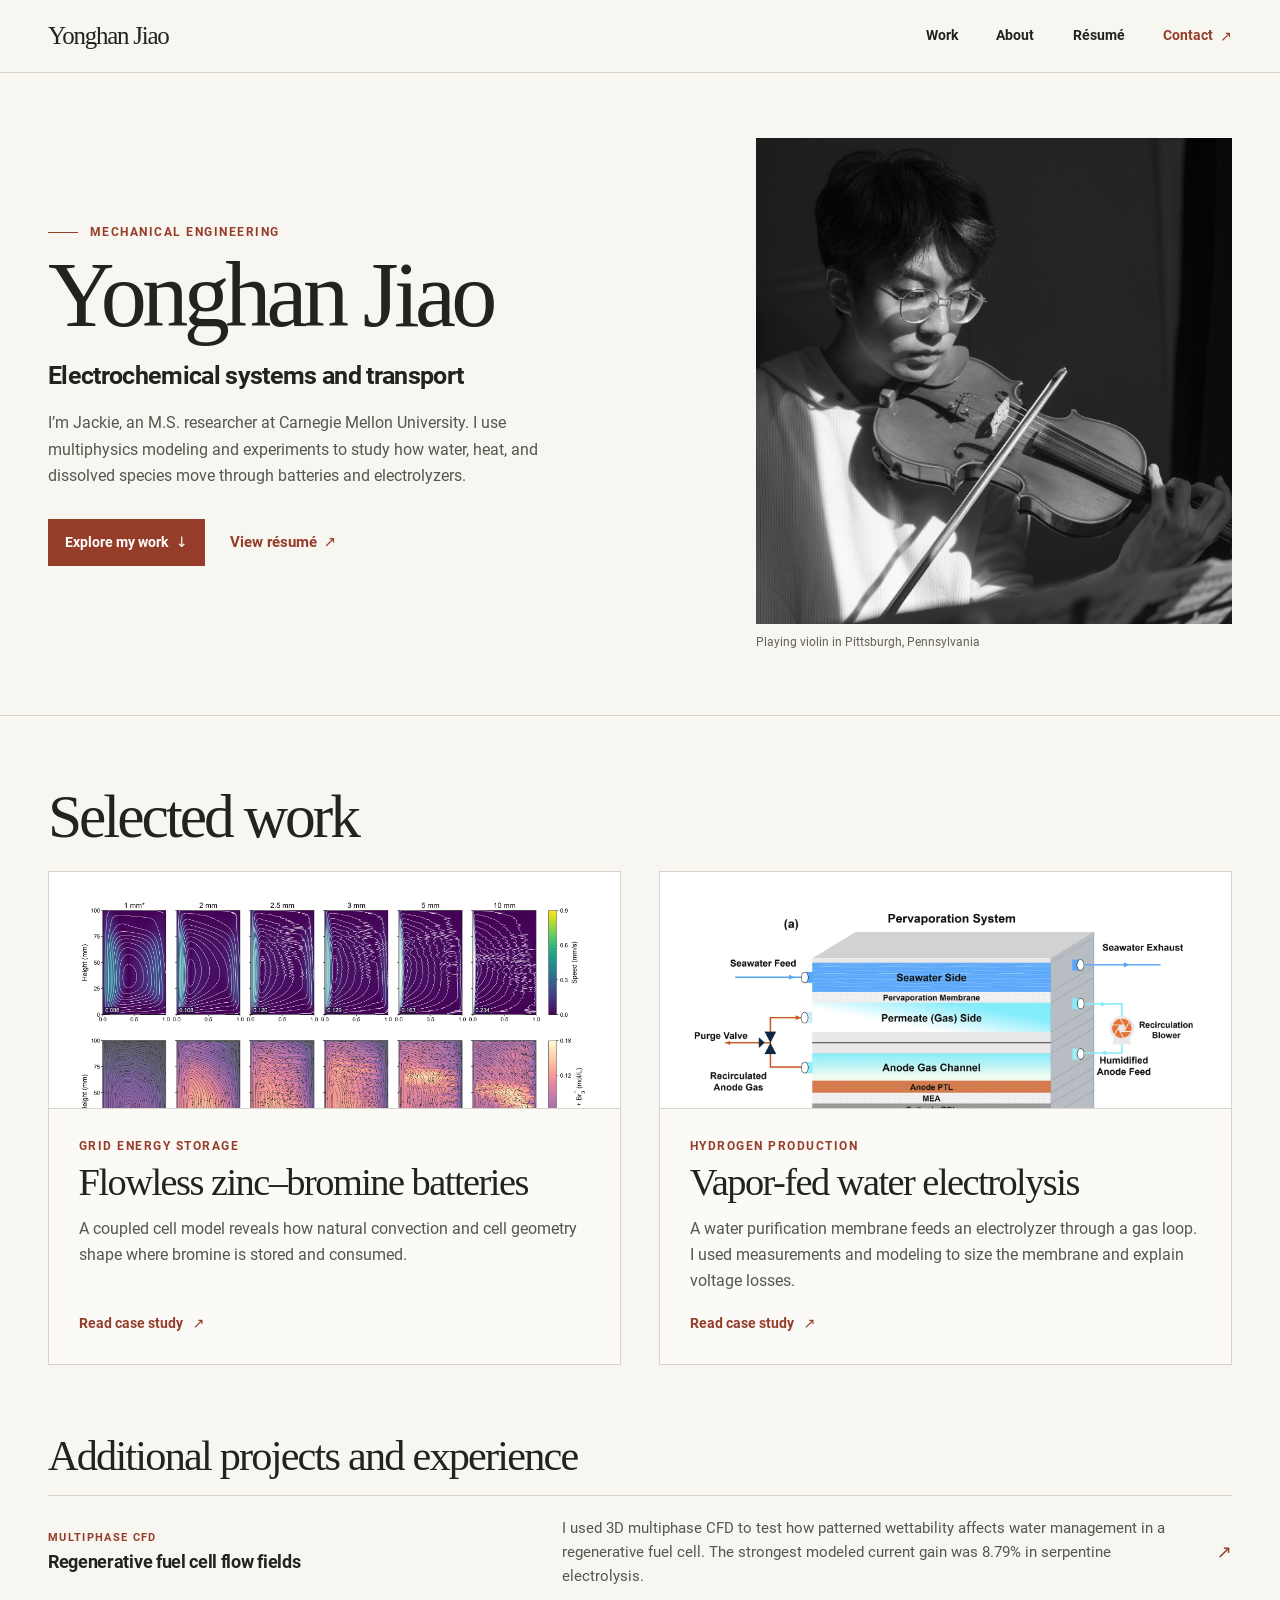
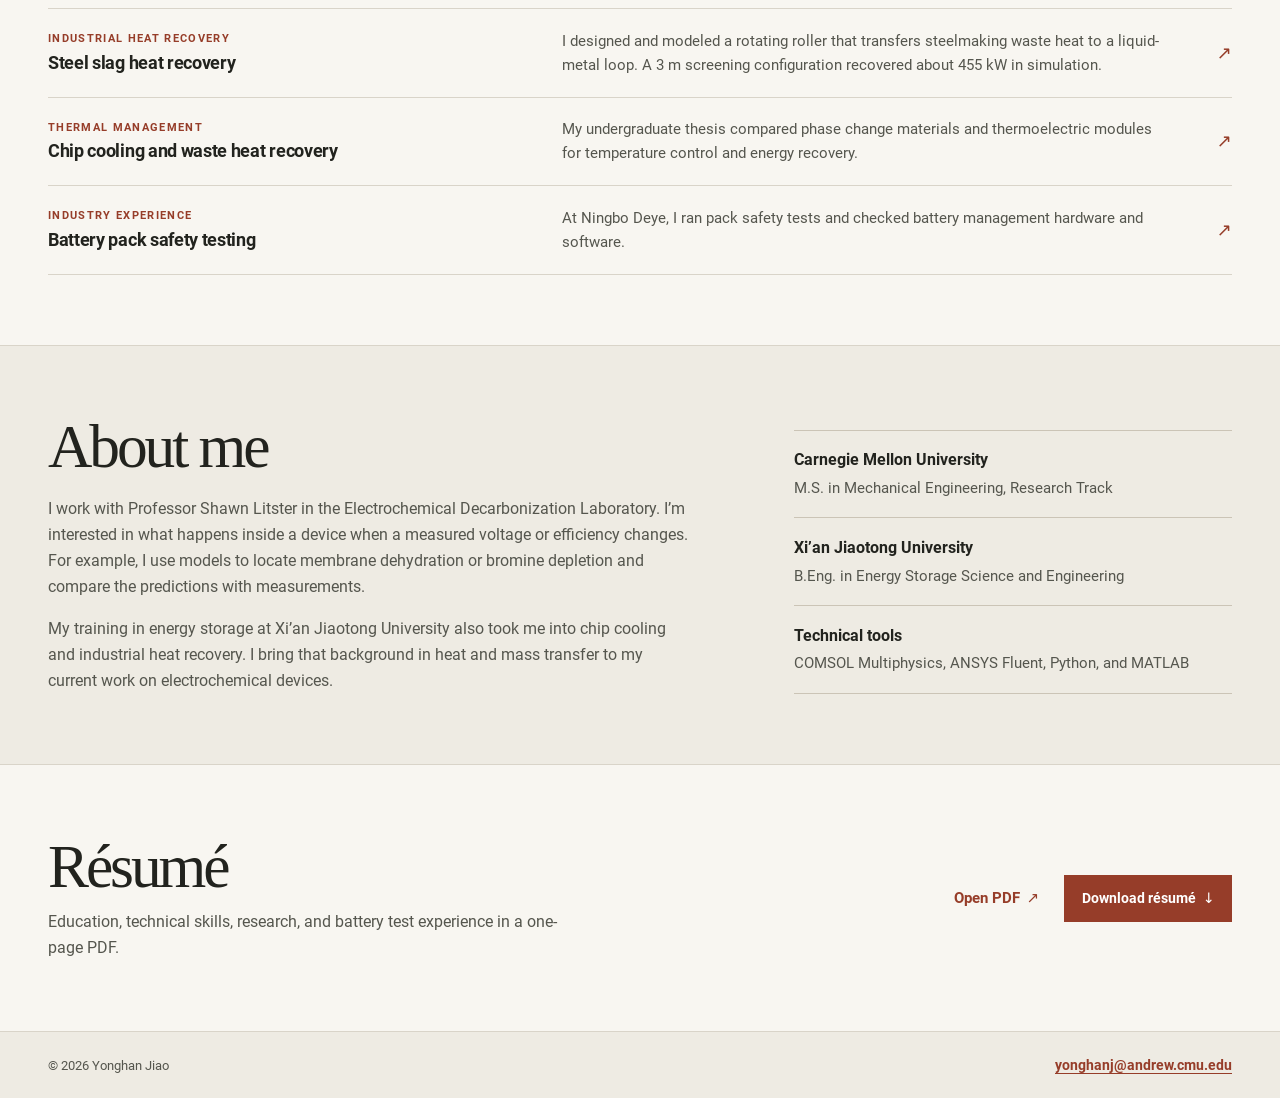
<file: index.html>
<!doctype html>
<html lang="en">
<head>
  <meta charset="utf-8">
  <meta name="viewport" content="width=device-width, initial-scale=1">
  <meta name="description" content="Engineering portfolio of Yonghan (Jackie) Jiao, a Carnegie Mellon mechanical engineering researcher working on electrochemical energy systems.">
  <title>Engineering Portfolio | Yonghan Jiao</title>
  <link rel="canonical" href="https://yonghan-jiao-engineering.neon-frost-7185.chatgpt.site/">
  <link rel="stylesheet" href="assets/type.css">
  <link rel="stylesheet" href="assets/site.css">
</head>
<body>
  <a class="skip" href="#main">Skip to content</a>
  <header class="site-header">
    <div class="shell header-content">
      <a class="wordmark" href="index.html">Yonghan Jiao</a>
      <nav class="site-nav" aria-label="Main navigation">
        <a href="index.html#work">Work</a>
        <a href="index.html#about">About</a>
        <a href="index.html#resume">Résumé</a>
        <a class="nav-contact" href="mailto:yonghanj@andrew.cmu.edu">Contact <span class="arrow" aria-hidden="true">↗</span></a>
      </nav>
    </div>
  </header>
  <main id="main">
    <section class="shell hero" aria-labelledby="home-title">
      <div>
        <p class="eyebrow">Mechanical engineering</p>
        <h1 id="home-title">Yonghan Jiao</h1>
        <p class="hero-role">Electrochemical systems and transport</p>
        <p class="hero-bio">I’m Jackie, an M.S. researcher at Carnegie Mellon University. I use multiphysics modeling and experiments to study how water, heat, and dissolved species move through batteries and electrolyzers.</p>
        <div class="actions">
          <a class="button" href="#work">Explore my work <span class="arrow" aria-hidden="true">↓</span></a>
          <a class="text-link" href="#resume">View résumé <span class="arrow" aria-hidden="true">↗</span></a>
        </div>
      </div>
      <figure class="portrait">
        <img src="assets/yonghan-jiao-violin.jpg" alt="Yonghan Jiao playing the violin" width="1365" height="2048" fetchpriority="high">
        <figcaption>Playing violin in Pittsburgh, Pennsylvania</figcaption>
      </figure>
    </section>

    <section class="band" id="work" aria-labelledby="work-title">
      <div class="shell section-pad">
        <h2 class="section-title" id="work-title">Selected work</h2>
        <div class="project-grid">
    <article class="feature">
      <div class="cover"><img src="assets/battery-gap-fields.webp" alt="Simulated electrolyte flow and oxidized bromine concentration for six cell gaps" width="1920" height="987" loading="lazy" decoding="async"></div>
      <div class="feature-copy">
        <p class="eyebrow">Grid energy storage</p>
        <h3><a href="projects/zinc-bromine.html">Flowless zinc–bromine batteries</a></h3>
        <p>A coupled cell model reveals how natural convection and cell geometry shape where bromine is stored and consumed.</p>
        <span class="feature-link" aria-hidden="true">Read case study <span class="arrow" aria-hidden="true">↗</span></span>
      </div>
    </article>
    <article class="feature">
      <div class="cover"><img src="assets/electrolysis-loop.webp" alt="Stacked water purification membrane and electrolyzer connected by a recirculating gas loop" width="1600" height="860" loading="lazy" decoding="async"></div>
      <div class="feature-copy">
        <p class="eyebrow">Hydrogen production</p>
        <h3><a href="projects/vapor-fed-electrolysis.html">Vapor-fed water electrolysis</a></h3>
        <p>A water purification membrane feeds an electrolyzer through a gas loop. I used measurements and modeling to size the membrane and explain voltage losses.</p>
        <span class="feature-link" aria-hidden="true">Read case study <span class="arrow" aria-hidden="true">↗</span></span>
      </div>
    </article>
        </div>
        <div class="more-work">
          <h3 class="subheading">Additional projects and experience</h3>
          <ul class="experience-list">
    <li>
      <div>
        <p class="eyebrow">Multiphase CFD</p>
        <h3><a href="projects/regenerative-fuel-cells.html">Regenerative fuel cell flow fields</a></h3>
      </div>
      <p class="summary">I used 3D multiphase CFD to test how patterned wettability affects water management in a regenerative fuel cell. The strongest modeled current gain was 8.79% in serpentine electrolysis.</p>
      <span class="row-arrow" aria-hidden="true">↗</span>
    </li>
    <li>
      <div>
        <p class="eyebrow">Industrial heat recovery</p>
        <h3><a href="projects/steel-slag-heat-recovery.html">Steel slag heat recovery</a></h3>
      </div>
      <p class="summary">I designed and modeled a rotating roller that transfers steelmaking waste heat to a liquid-metal loop. A 3 m screening configuration recovered about 455 kW in simulation.</p>
      <span class="row-arrow" aria-hidden="true">↗</span>
    </li>
    <li>
      <div>
        <p class="eyebrow">Thermal management</p>
        <h3><a href="projects/chip-waste-heat.html">Chip cooling and waste heat recovery</a></h3>
      </div>
      <p class="summary">My undergraduate thesis compared phase change materials and thermoelectric modules for temperature control and energy recovery.</p>
      <span class="row-arrow" aria-hidden="true">↗</span>
    </li>
    <li>
      <div>
        <p class="eyebrow">Industry experience</p>
        <h3><a href="projects/battery-pack-testing.html">Battery pack safety testing</a></h3>
      </div>
      <p class="summary">At Ningbo Deye, I ran pack safety tests and checked battery management hardware and software.</p>
      <span class="row-arrow" aria-hidden="true">↗</span>
    </li>
          </ul>
        </div>
      </div>
    </section>

    <section class="band about-band" id="about" aria-labelledby="about-title">
      <div class="shell section-pad about-layout">
        <div class="about-copy">
          <h2 class="section-title" id="about-title">About me</h2>
          <p>I work with Professor Shawn Litster in the Electrochemical Decarbonization Laboratory. I’m interested in what happens inside a device when a measured voltage or efficiency changes. For example, I use models to locate membrane dehydration or bromine depletion and compare the predictions with measurements.</p>
          <p>My training in energy storage at Xi’an Jiaotong University also took me into chip cooling and industrial heat recovery. I bring that background in heat and mass transfer to my current work on electrochemical devices.</p>
        </div>
        <dl class="background" aria-label="Education and technical skills">
          <div><dt>Carnegie Mellon University</dt><dd>M.S. in Mechanical Engineering, Research Track</dd></div>
          <div><dt>Xi’an Jiaotong University</dt><dd>B.Eng. in Energy Storage Science and Engineering</dd></div>
          <div><dt>Technical tools</dt><dd>COMSOL Multiphysics, ANSYS Fluent, Python, and MATLAB</dd></div>
        </dl>
      </div>
    </section>

    <section class="band" id="resume" aria-labelledby="resume-title">
      <div class="shell section-pad resume-layout">
        <div>
          <h2 class="section-title" id="resume-title">Résumé</h2>
          <p>Education, technical skills, research, and battery test experience in a one-page PDF.</p>
        </div>
        <div class="actions">
          <a class="text-link" href="assets/Yonghan_Jiao_Resume.pdf">Open PDF <span class="arrow" aria-hidden="true">↗</span></a>
          <a class="button" href="assets/Yonghan_Jiao_Resume.pdf" download>Download résumé <span class="arrow" aria-hidden="true">↓</span></a>
        </div>
      </div>
    </section>
  </main>
  <footer class="site-footer">
    <div class="shell footer-content">
      <p>© 2026 Yonghan Jiao</p>
      <a href="mailto:yonghanj@andrew.cmu.edu">yonghanj@andrew.cmu.edu</a>
    </div>
  </footer>
</body>
</html>
</file>
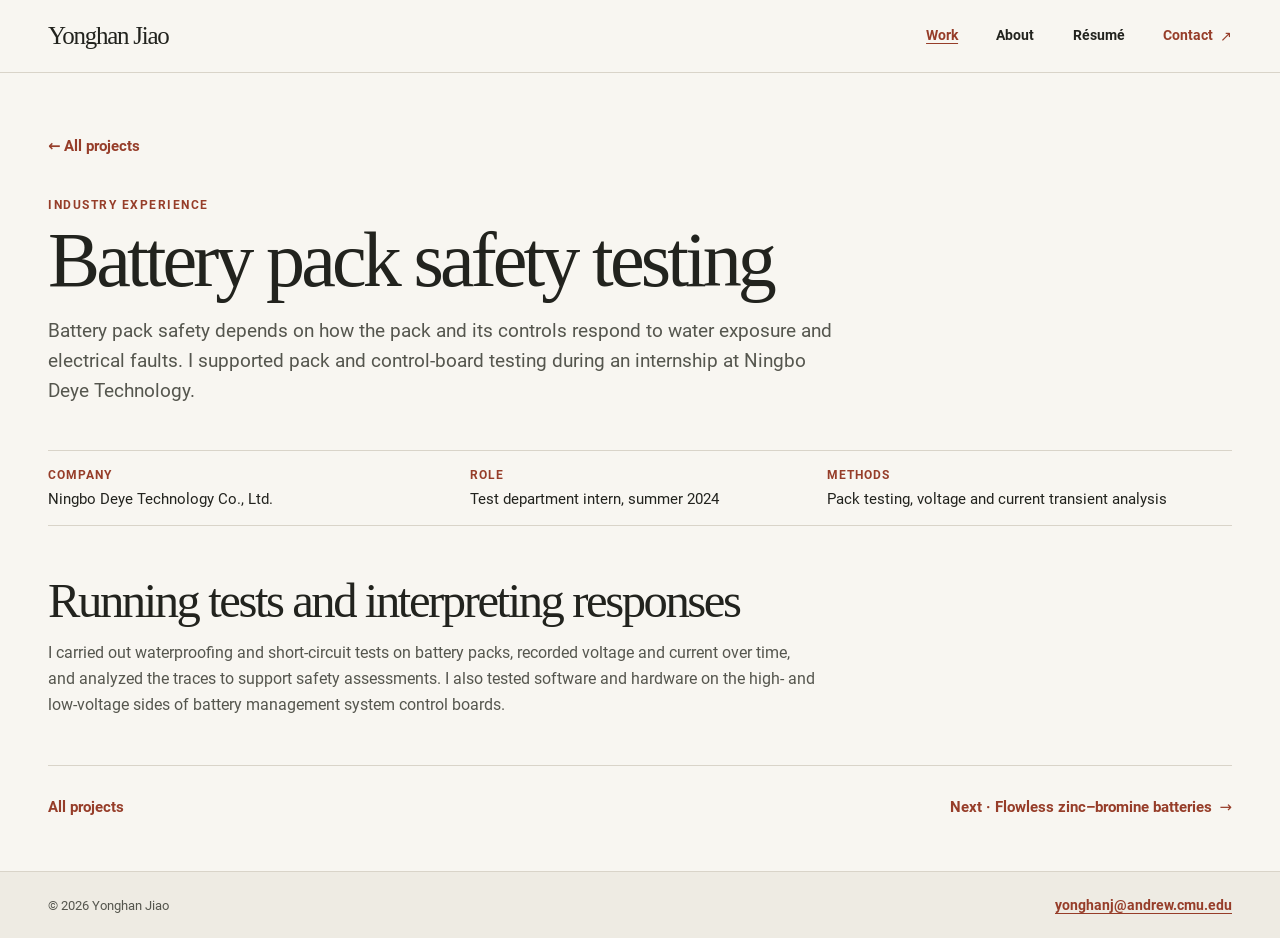
<file: projects/battery-pack-testing.html>
<!doctype html>
<html lang="en">
<head>
  <meta charset="utf-8">
  <meta name="viewport" content="width=device-width, initial-scale=1">
  <meta name="description" content="At Ningbo Deye, I ran pack safety tests and checked battery management hardware and software.">
  <title>Battery pack safety testing | Yonghan Jiao</title>
  <link rel="canonical" href="https://yonghan-jiao-engineering.neon-frost-7185.chatgpt.site/projects/battery-pack-testing.html">
  <link rel="stylesheet" href="../assets/type.css">
  <link rel="stylesheet" href="../assets/site.css">
</head>
<body>
  <a class="skip" href="#main">Skip to content</a>
  <header class="site-header">
    <div class="shell header-content">
      <a class="wordmark" href="../index.html">Yonghan Jiao</a>
      <nav class="site-nav" aria-label="Main navigation">
        <a href="../index.html#work" aria-current="true">Work</a>
        <a href="../index.html#about">About</a>
        <a href="../index.html#resume">Résumé</a>
        <a class="nav-contact" href="mailto:yonghanj@andrew.cmu.edu">Contact <span class="arrow" aria-hidden="true">↗</span></a>
      </nav>
    </div>
  </header>
  <main id="main">
    <article class="shell">
      <header class="case-intro">
        <a class="text-link back-link" href="../index.html#work"><span aria-hidden="true">←&nbsp;</span> All projects</a>
        <p class="eyebrow">Industry experience</p>
        <h1>Battery pack safety testing</h1>
        <p class="deck">Battery pack safety depends on how the pack and its controls respond to water exposure and electrical faults. I supported pack and control-board testing during an internship at Ningbo Deye Technology.</p>
        <dl class="case-meta"><div><dt>Company</dt><dd>Ningbo Deye Technology Co., Ltd.</dd></div><div><dt>Role</dt><dd>Test department intern, summer 2024</dd></div><div><dt>Methods</dt><dd>Pack testing, voltage and current transient analysis</dd></div></dl>
      </header>
      <div class="case-body">
  <section class="case-section">
    <h2>Running tests and interpreting responses</h2>
      <p>I carried out waterproofing and short-circuit tests on battery packs, recorded voltage and current over time, and analyzed the traces to support safety assessments. I also tested software and hardware on the high- and low-voltage sides of battery management system control boards.</p>
  </section>
      </div>
      <nav class="case-next" aria-label="More projects">
        <a class="text-link" href="../index.html#work">All projects</a>
        <a class="text-link next" href="zinc-bromine.html">Next · Flowless zinc–bromine batteries <span class="arrow" aria-hidden="true">→</span></a>
      </nav>
    </article>
  </main>
  <footer class="site-footer">
    <div class="shell footer-content">
      <p>© 2026 Yonghan Jiao</p>
      <a href="mailto:yonghanj@andrew.cmu.edu">yonghanj@andrew.cmu.edu</a>
    </div>
  </footer>
</body>
</html>
</file>
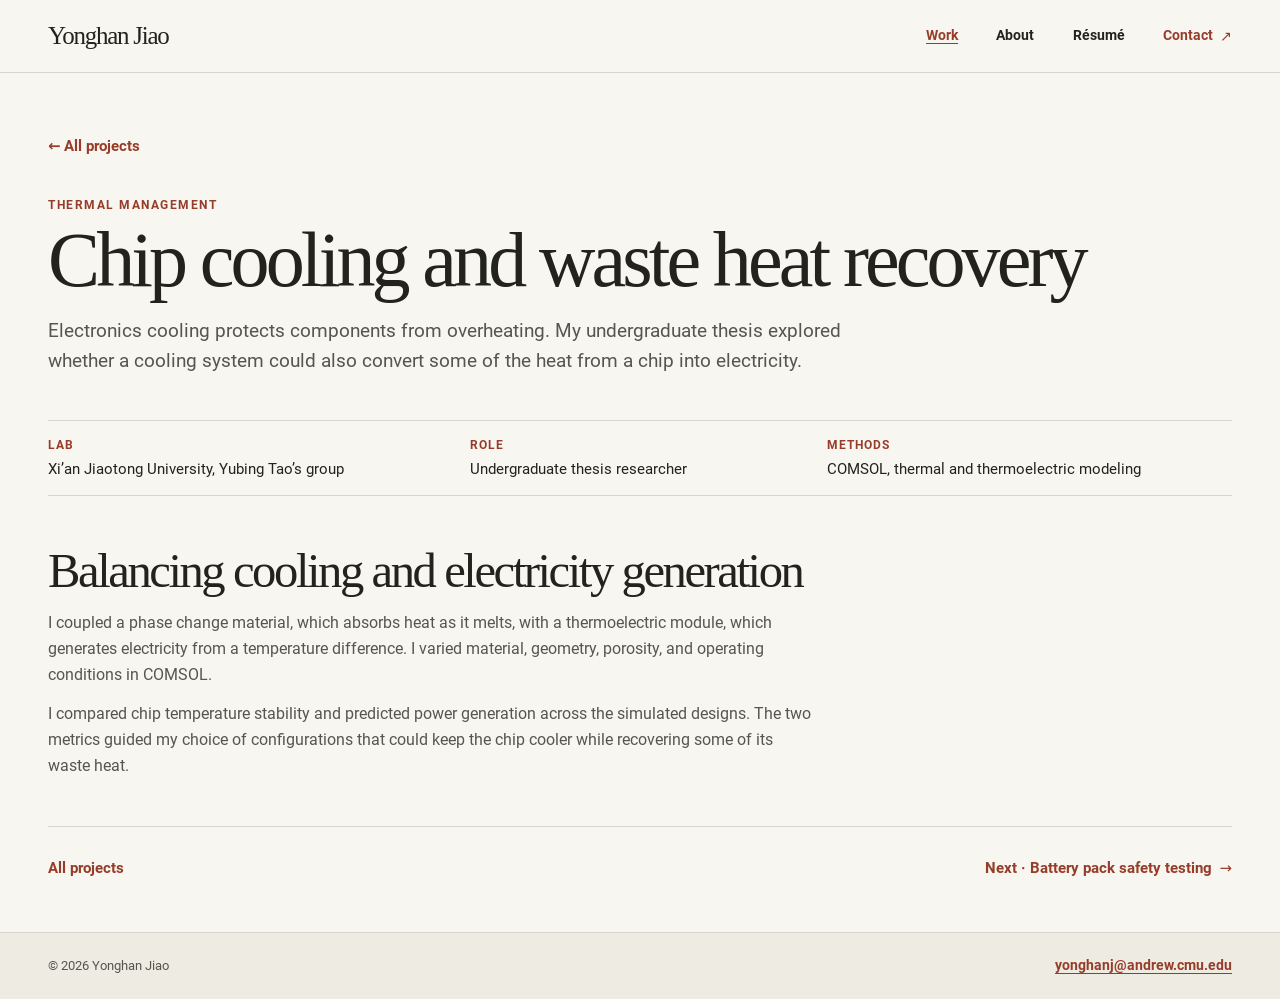
<file: projects/chip-waste-heat.html>
<!doctype html>
<html lang="en">
<head>
  <meta charset="utf-8">
  <meta name="viewport" content="width=device-width, initial-scale=1">
  <meta name="description" content="My undergraduate thesis compared phase change materials and thermoelectric modules for temperature control and energy recovery.">
  <title>Chip cooling and waste heat recovery | Yonghan Jiao</title>
  <link rel="canonical" href="https://yonghan-jiao-engineering.neon-frost-7185.chatgpt.site/projects/chip-waste-heat.html">
  <link rel="stylesheet" href="../assets/type.css">
  <link rel="stylesheet" href="../assets/site.css">
</head>
<body>
  <a class="skip" href="#main">Skip to content</a>
  <header class="site-header">
    <div class="shell header-content">
      <a class="wordmark" href="../index.html">Yonghan Jiao</a>
      <nav class="site-nav" aria-label="Main navigation">
        <a href="../index.html#work" aria-current="true">Work</a>
        <a href="../index.html#about">About</a>
        <a href="../index.html#resume">Résumé</a>
        <a class="nav-contact" href="mailto:yonghanj@andrew.cmu.edu">Contact <span class="arrow" aria-hidden="true">↗</span></a>
      </nav>
    </div>
  </header>
  <main id="main">
    <article class="shell">
      <header class="case-intro">
        <a class="text-link back-link" href="../index.html#work"><span aria-hidden="true">←&nbsp;</span> All projects</a>
        <p class="eyebrow">Thermal management</p>
        <h1>Chip cooling and waste heat recovery</h1>
        <p class="deck">Electronics cooling protects components from overheating. My undergraduate thesis explored whether a cooling system could also convert some of the heat from a chip into electricity.</p>
        <dl class="case-meta"><div><dt>Lab</dt><dd>Xi’an Jiaotong University, Yubing Tao’s group</dd></div><div><dt>Role</dt><dd>Undergraduate thesis researcher</dd></div><div><dt>Methods</dt><dd>COMSOL, thermal and thermoelectric modeling</dd></div></dl>
      </header>
      <div class="case-body">
  <section class="case-section">
    <h2>Balancing cooling and electricity generation</h2>
      <p>I coupled a phase change material, which absorbs heat as it melts, with a thermoelectric module, which generates electricity from a temperature difference. I varied material, geometry, porosity, and operating conditions in COMSOL.</p>
      <p>I compared chip temperature stability and predicted power generation across the simulated designs. The two metrics guided my choice of configurations that could keep the chip cooler while recovering some of its waste heat.</p>
  </section>
      </div>
      <nav class="case-next" aria-label="More projects">
        <a class="text-link" href="../index.html#work">All projects</a>
        <a class="text-link next" href="battery-pack-testing.html">Next · Battery pack safety testing <span class="arrow" aria-hidden="true">→</span></a>
      </nav>
    </article>
  </main>
  <footer class="site-footer">
    <div class="shell footer-content">
      <p>© 2026 Yonghan Jiao</p>
      <a href="mailto:yonghanj@andrew.cmu.edu">yonghanj@andrew.cmu.edu</a>
    </div>
  </footer>
</body>
</html>
</file>
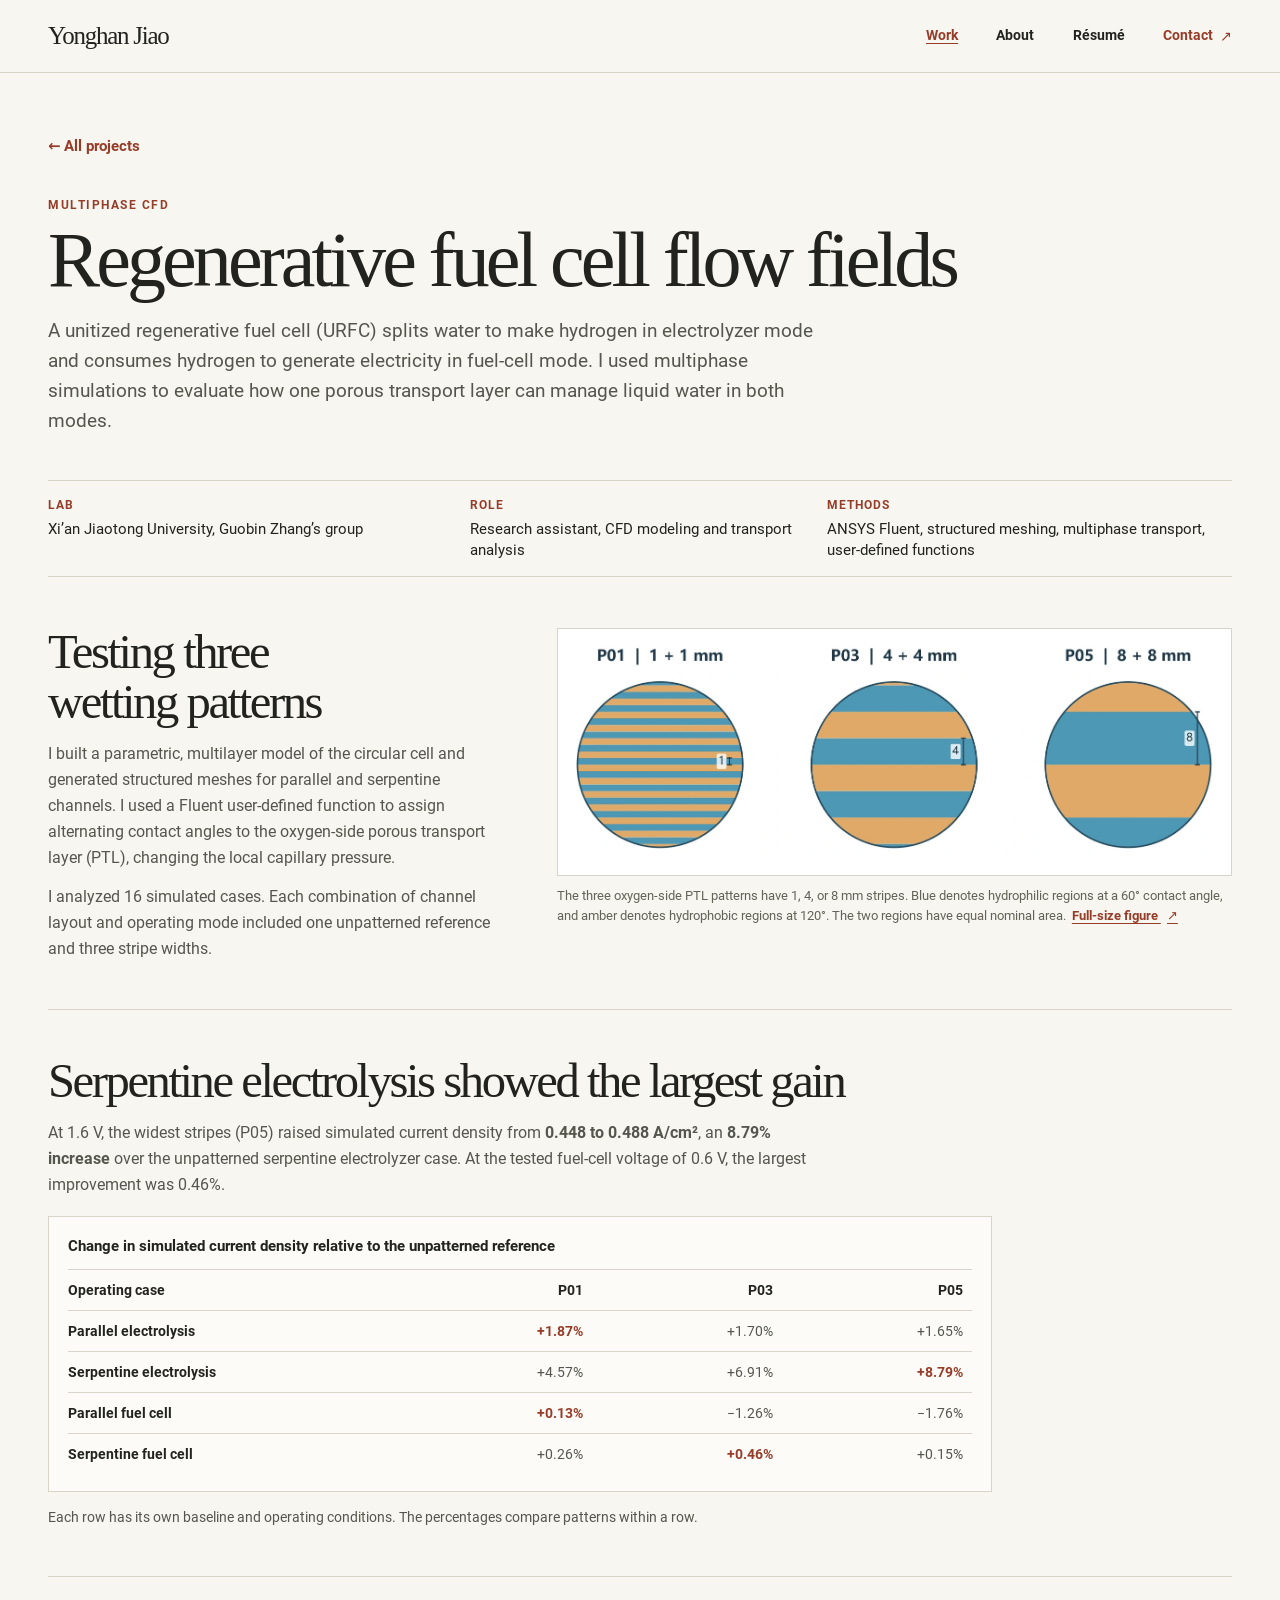
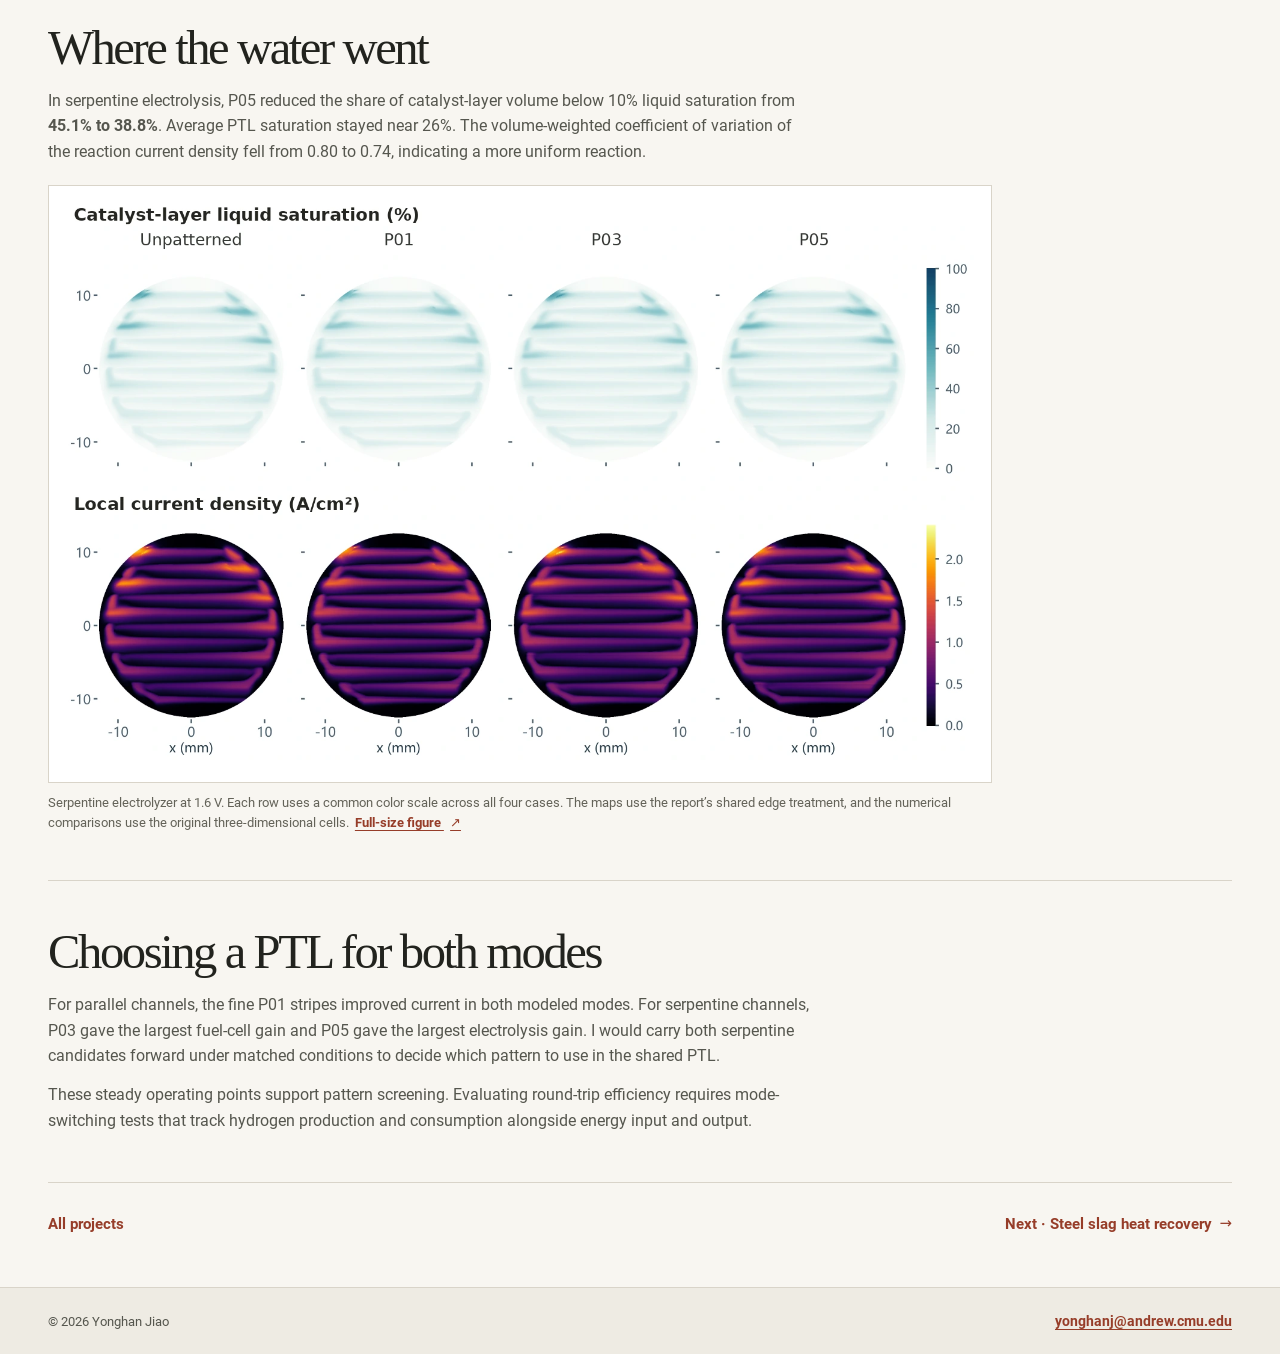
<file: projects/regenerative-fuel-cells.html>
<!doctype html>
<html lang="en">
<head>
  <meta charset="utf-8">
  <meta name="viewport" content="width=device-width, initial-scale=1">
  <meta name="description" content="Three-dimensional Fluent simulations of patterned wettability and dual-mode water management in a circular unitized regenerative fuel cell.">
  <title>Regenerative fuel cell flow fields | Yonghan Jiao</title>
  <link rel="canonical" href="https://yonghan-jiao-engineering.neon-frost-7185.chatgpt.site/projects/regenerative-fuel-cells.html">
  <link rel="stylesheet" href="../assets/type.css">
  <link rel="stylesheet" href="../assets/site.css">
</head>
<body>
  <a class="skip" href="#main">Skip to content</a>
  <header class="site-header">
    <div class="shell header-content">
      <a class="wordmark" href="../index.html">Yonghan Jiao</a>
      <nav class="site-nav" aria-label="Main navigation">
        <a href="../index.html#work" aria-current="true">Work</a>
        <a href="../index.html#about">About</a>
        <a href="../index.html#resume">Résumé</a>
        <a class="nav-contact" href="mailto:yonghanj@andrew.cmu.edu">Contact <span class="arrow" aria-hidden="true">↗</span></a>
      </nav>
    </div>
  </header>
  <main id="main">
    <article class="shell">
      <header class="case-intro">
        <a class="text-link back-link" href="../index.html#work"><span aria-hidden="true">←&nbsp;</span> All projects</a>
        <p class="eyebrow">Multiphase CFD</p>
        <h1>Regenerative fuel cell flow fields</h1>
        <p class="deck">A unitized regenerative fuel cell (URFC) splits water to make hydrogen in electrolyzer mode and consumes hydrogen to generate electricity in fuel-cell mode. I used multiphase simulations to evaluate how one porous transport layer can manage liquid water in both modes.</p>
        <dl class="case-meta"><div><dt>Lab</dt><dd>Xi’an Jiaotong University, Guobin Zhang’s group</dd></div><div><dt>Role</dt><dd>Research assistant, CFD modeling and transport analysis</dd></div><div><dt>Methods</dt><dd>ANSYS Fluent, structured meshing, multiphase transport, user-defined functions</dd></div></dl>
      </header>
      <div class="case-body">
        <section class="case-section case-split">
          <div>
            <h2>Testing three wetting patterns</h2>
            <p>I built a parametric, multilayer model of the circular cell and generated structured meshes for parallel and serpentine channels. I used a Fluent user-defined function to assign alternating contact angles to the oxygen-side porous transport layer (PTL), changing the local capillary pressure.</p>
            <p>I analyzed 16 simulated cases. Each combination of channel layout and operating mode included one unpatterned reference and three stripe widths.</p>
          </div>
          <figure class="case-figure">
            <div class="figure-image"><img src="../assets/urfc-ptl-patterns.webp" alt="Circular oxygen-side porous transport layers with alternating one, four and eight millimeter stripes" width="1377" height="457" loading="lazy" decoding="async"></div>
            <figcaption>The three oxygen-side PTL patterns have 1, 4, or 8 mm stripes. Blue denotes hydrophilic regions at a 60° contact angle, and amber denotes hydrophobic regions at 120°. The two regions have equal nominal area. <a href="../assets/urfc-ptl-patterns.webp">Full-size figure <span class="arrow" aria-hidden="true">↗</span></a></figcaption>
          </figure>
        </section>
        <section class="case-section">
          <h2>Serpentine electrolysis showed the largest gain</h2>
          <p>At 1.6 V, the widest stripes (P05) raised simulated current density from <strong>0.448 to 0.488 A/cm²</strong>, an <strong>8.79% increase</strong> over the unpatterned serpentine electrolyzer case. At the tested fuel-cell voltage of 0.6 V, the largest improvement was 0.46%.</p>
          <figure class="compare-figure case-data">
            <figcaption id="urfc-current-caption">Change in simulated current density relative to the unpatterned reference</figcaption>
            <table class="case-table case-table--numeric" aria-labelledby="urfc-current-caption">
              <thead><tr><th scope="col">Operating case</th><th scope="col">P01</th><th scope="col">P03</th><th scope="col">P05</th></tr></thead>
              <tbody>
                <tr><th scope="row">Parallel electrolysis</th><td><strong>+1.87%</strong></td><td>+1.70%</td><td>+1.65%</td></tr>
                <tr><th scope="row">Serpentine electrolysis</th><td>+4.57%</td><td>+6.91%</td><td><strong>+8.79%</strong></td></tr>
                <tr><th scope="row">Parallel fuel cell</th><td><strong>+0.13%</strong></td><td>−1.26%</td><td>−1.76%</td></tr>
                <tr><th scope="row">Serpentine fuel cell</th><td>+0.26%</td><td><strong>+0.46%</strong></td><td>+0.15%</td></tr>
              </tbody>
            </table>
          </figure>
          <p class="case-note">Each row has its own baseline and operating conditions. The percentages compare patterns within a row.</p>
        </section>
        <section class="case-section">
          <h2>Where the water went</h2>
          <p>In serpentine electrolysis, P05 reduced the share of catalyst-layer volume below 10% liquid saturation from <strong>45.1% to 38.8%</strong>. Average PTL saturation stayed near 26%. The volume-weighted coefficient of variation of the reaction current density fell from 0.80 to 0.74, indicating a more uniform reaction.</p>
          <figure class="case-figure figure-strip">
            <div class="figure-image"><img src="../assets/urfc-serpentine-we-fields.webp" alt="Modeled catalyst-layer water saturation and local current density for the unpatterned, P01, P03, and P05 serpentine electrolyzer cases" width="1511" height="936" loading="lazy" decoding="async"></div>
            <figcaption>Serpentine electrolyzer at 1.6 V. Each row uses a common color scale across all four cases. The maps use the report’s shared edge treatment, and the numerical comparisons use the original three-dimensional cells. <a href="../assets/urfc-serpentine-we-fields.webp">Full-size figure <span class="arrow" aria-hidden="true">↗</span></a></figcaption>
          </figure>
        </section>
        <section class="case-section">
          <h2>Choosing a PTL for both modes</h2>
          <p>For parallel channels, the fine P01 stripes improved current in both modeled modes. For serpentine channels, P03 gave the largest fuel-cell gain and P05 gave the largest electrolysis gain. I would carry both serpentine candidates forward under matched conditions to decide which pattern to use in the shared PTL.</p>
          <p>These steady operating points support pattern screening. Evaluating round-trip efficiency requires mode-switching tests that track hydrogen production and consumption alongside energy input and output.</p>
        </section>
      </div>
      <nav class="case-next" aria-label="More projects">
        <a class="text-link" href="../index.html#work">All projects</a>
        <a class="text-link next" href="steel-slag-heat-recovery.html">Next · Steel slag heat recovery <span class="arrow" aria-hidden="true">→</span></a>
      </nav>
    </article>
  </main>
  <footer class="site-footer">
    <div class="shell footer-content">
      <p>© 2026 Yonghan Jiao</p>
      <a href="mailto:yonghanj@andrew.cmu.edu">yonghanj@andrew.cmu.edu</a>
    </div>
  </footer>
</body>
</html>
</file>
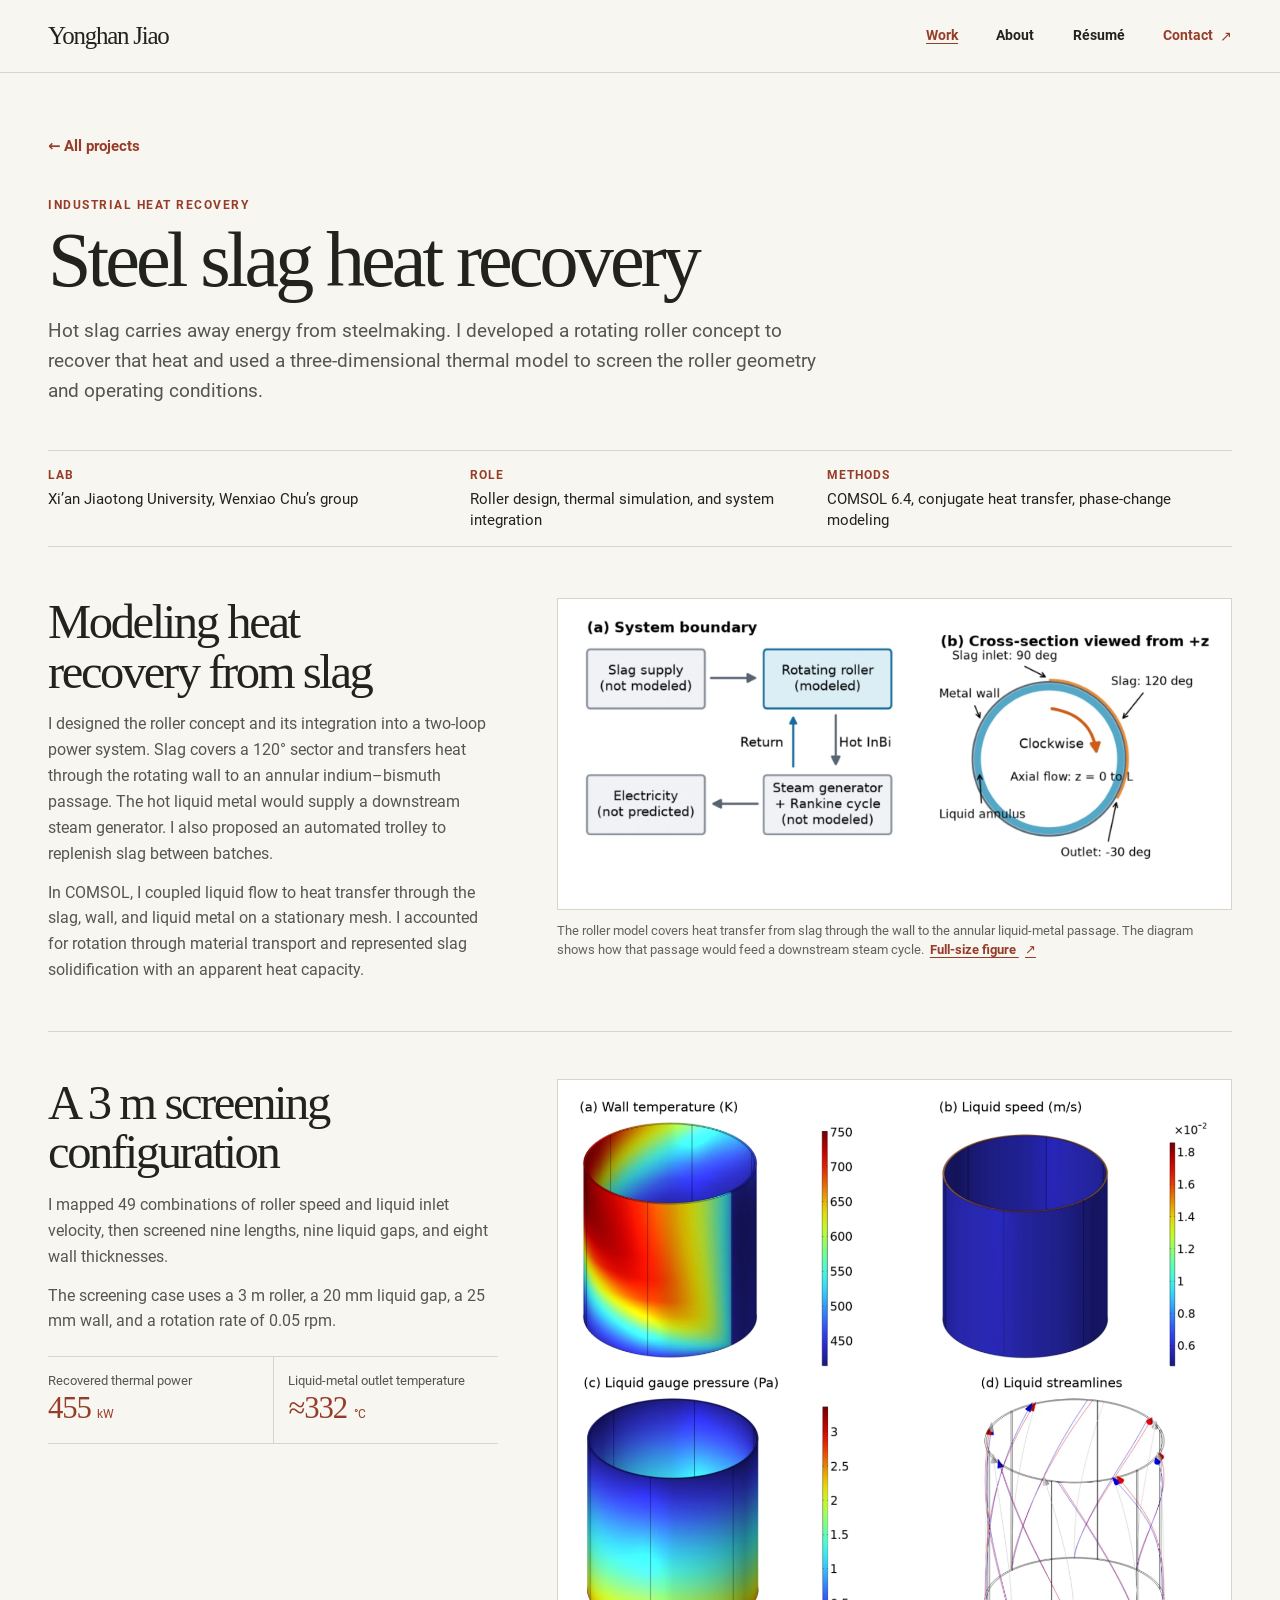
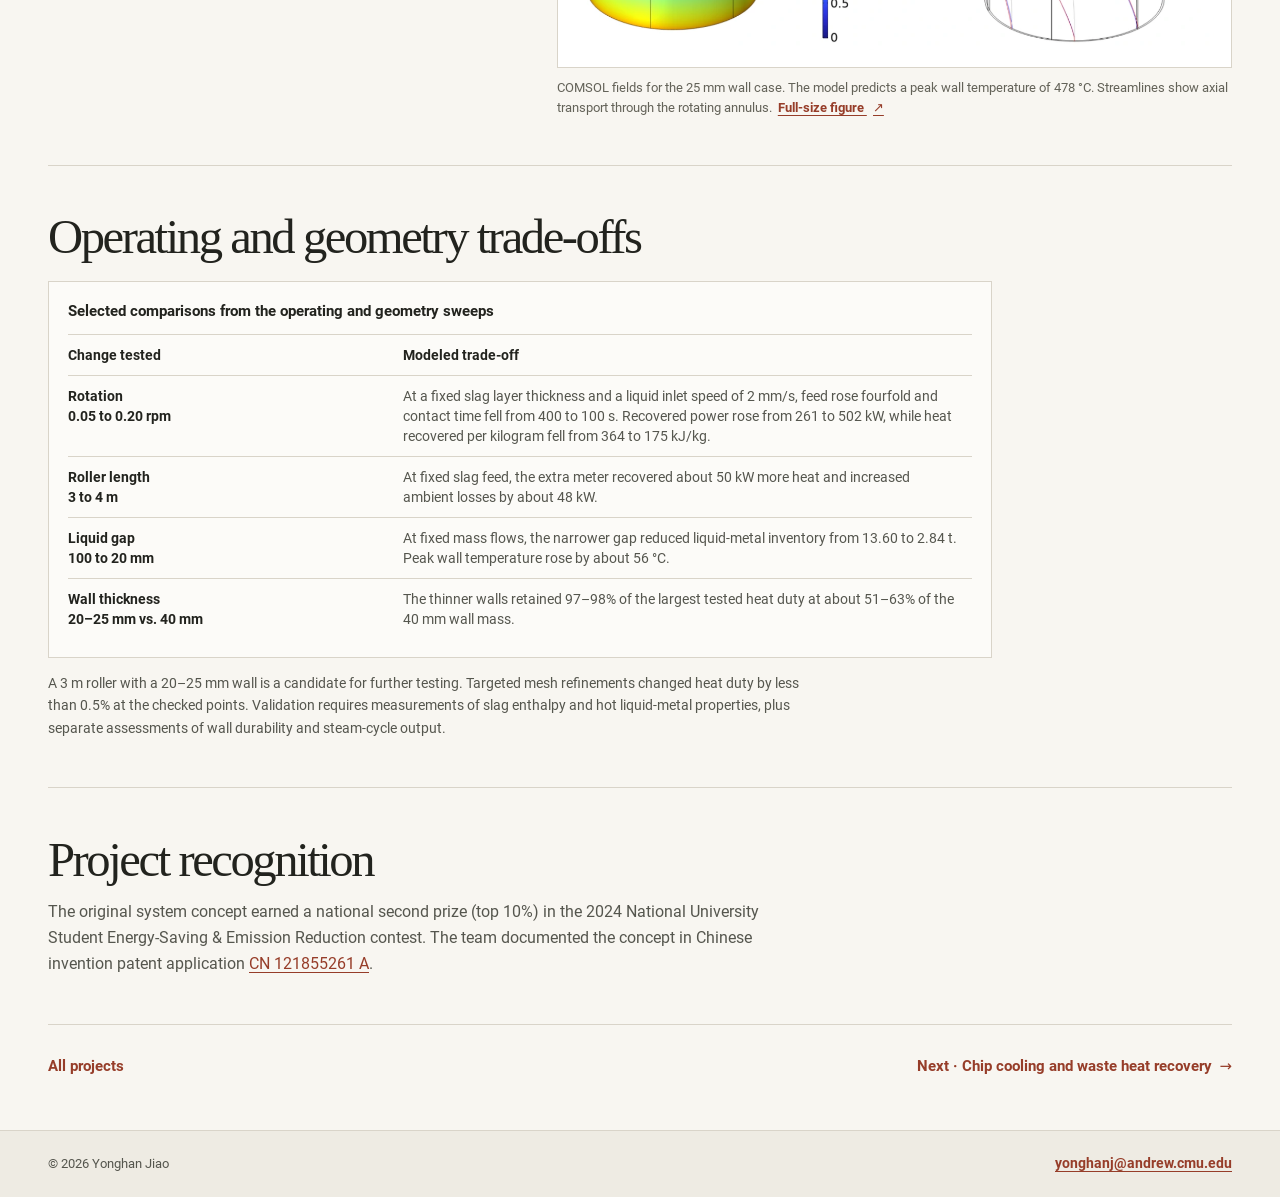
<file: projects/steel-slag-heat-recovery.html>
<!doctype html>
<html lang="en">
<head>
  <meta charset="utf-8">
  <meta name="viewport" content="width=device-width, initial-scale=1">
  <meta name="description" content="COMSOL thermal design screening of a rotating roller that recovers steel-slag heat into a liquid-metal loop.">
  <title>Steel slag heat recovery | Yonghan Jiao</title>
  <link rel="canonical" href="https://yonghan-jiao-engineering.neon-frost-7185.chatgpt.site/projects/steel-slag-heat-recovery.html">
  <link rel="stylesheet" href="../assets/type.css">
  <link rel="stylesheet" href="../assets/site.css">
</head>
<body>
  <a class="skip" href="#main">Skip to content</a>
  <header class="site-header">
    <div class="shell header-content">
      <a class="wordmark" href="../index.html">Yonghan Jiao</a>
      <nav class="site-nav" aria-label="Main navigation">
        <a href="../index.html#work" aria-current="true">Work</a>
        <a href="../index.html#about">About</a>
        <a href="../index.html#resume">Résumé</a>
        <a class="nav-contact" href="mailto:yonghanj@andrew.cmu.edu">Contact <span class="arrow" aria-hidden="true">↗</span></a>
      </nav>
    </div>
  </header>
  <main id="main">
    <article class="shell">
      <header class="case-intro">
        <a class="text-link back-link" href="../index.html#work"><span aria-hidden="true">←&nbsp;</span> All projects</a>
        <p class="eyebrow">Industrial heat recovery</p>
        <h1>Steel slag heat recovery</h1>
        <p class="deck">Hot slag carries away energy from steelmaking. I developed a rotating roller concept to recover that heat and used a three-dimensional thermal model to screen the roller geometry and operating conditions.</p>
        <dl class="case-meta"><div><dt>Lab</dt><dd>Xi’an Jiaotong University, Wenxiao Chu’s group</dd></div><div><dt>Role</dt><dd>Roller design, thermal simulation, and system integration</dd></div><div><dt>Methods</dt><dd>COMSOL 6.4, conjugate heat transfer, phase-change modeling</dd></div></dl>
      </header>
      <div class="case-body">
        <section class="case-section case-split">
          <div>
            <h2>Modeling heat recovery from slag</h2>
            <p>I designed the roller concept and its integration into a two-loop power system. Slag covers a 120° sector and transfers heat through the rotating wall to an annular indium–bismuth passage. The hot liquid metal would supply a downstream steam generator. I also proposed an automated trolley to replenish slag between batches.</p>
            <p>In COMSOL, I coupled liquid flow to heat transfer through the slag, wall, and liquid metal on a stationary mesh. I accounted for rotation through material transport and represented slag solidification with an apparent heat capacity.</p>
          </div>
          <figure class="case-figure">
            <div class="figure-image"><img src="../assets/steel-slag-roller-system.webp" alt="Heat recovery system boundary and roller cross-section showing slag over a 120 degree sector, the rotating wall, and the liquid metal annulus" width="1614" height="698" loading="lazy" decoding="async"></div>
            <figcaption>The roller model covers heat transfer from slag through the wall to the annular liquid-metal passage. The diagram shows how that passage would feed a downstream steam cycle. <a href="../assets/steel-slag-roller-system.webp">Full-size figure <span class="arrow" aria-hidden="true">↗</span></a></figcaption>
          </figure>
        </section>
        <section class="case-section case-split">
          <div>
            <h2>A 3 m screening configuration</h2>
            <p>I mapped 49 combinations of roller speed and liquid inlet velocity, then screened nine lengths, nine liquid gaps, and eight wall thicknesses.</p>
            <p>The screening case uses a 3 m roller, a 20 mm liquid gap, a 25 mm wall, and a rotation rate of 0.05 rpm.</p>
            <dl class="result-stats">
              <div><dt>Recovered thermal power</dt><dd>455 <span class="units">kW</span></dd></div>
              <div><dt>Liquid-metal outlet temperature</dt><dd>≈332 <span class="units">°C</span></dd></div>
            </dl>
          </div>
          <figure class="case-figure">
            <div class="figure-image"><img src="../assets/steel-slag-roller-fields.webp" alt="Simulated roller wall temperature, liquid metal speed and gauge pressure, and liquid streamlines" width="1249" height="1081" loading="lazy" decoding="async"></div>
            <figcaption>COMSOL fields for the 25 mm wall case. The model predicts a peak wall temperature of 478 °C. Streamlines show axial transport through the rotating annulus. <a href="../assets/steel-slag-roller-fields.webp">Full-size figure <span class="arrow" aria-hidden="true">↗</span></a></figcaption>
          </figure>
        </section>
        <section class="case-section">
          <h2>Operating and geometry trade-offs</h2>
          <figure class="compare-figure case-data">
            <figcaption id="roller-sweeps-caption">Selected comparisons from the operating and geometry sweeps</figcaption>
            <table class="case-table" aria-labelledby="roller-sweeps-caption">
              <thead><tr><th scope="col">Change tested</th><th scope="col">Modeled trade-off</th></tr></thead>
              <tbody>
                <tr><th scope="row">Rotation<br>0.05 to 0.20 rpm</th><td>At a fixed slag layer thickness and a liquid inlet speed of 2 mm/s, feed rose fourfold and contact time fell from 400 to 100 s. Recovered power rose from 261 to 502 kW, while heat recovered per kilogram fell from 364 to 175 kJ/kg.</td></tr>
                <tr><th scope="row">Roller length<br>3 to 4 m</th><td>At fixed slag feed, the extra meter recovered about 50 kW more heat and increased ambient losses by about 48 kW.</td></tr>
                <tr><th scope="row">Liquid gap<br>100 to 20 mm</th><td>At fixed mass flows, the narrower gap reduced liquid-metal inventory from 13.60 to 2.84 t. Peak wall temperature rose by about 56 °C.</td></tr>
                <tr><th scope="row">Wall thickness<br>20–25 mm vs. 40 mm</th><td>The thinner walls retained 97–98% of the largest tested heat duty at about 51–63% of the 40 mm wall mass.</td></tr>
              </tbody>
            </table>
          </figure>
          <p class="case-note">A 3 m roller with a 20–25 mm wall is a candidate for further testing. Targeted mesh refinements changed heat duty by less than 0.5% at the checked points. Validation requires measurements of slag enthalpy and hot liquid-metal properties, plus separate assessments of wall durability and steam-cycle output.</p>
        </section>
        <section class="case-section">
          <h2>Project recognition</h2>
          <p>The original system concept earned a national second prize (top 10%) in the 2024 National University Student Energy-Saving &amp; Emission Reduction contest. The team documented the concept in Chinese invention patent application <a href="https://eureka.patsnap.com/patent/CN121855261A">CN 121855261 A</a>.</p>
        </section>
      </div>
      <nav class="case-next" aria-label="More projects">
        <a class="text-link" href="../index.html#work">All projects</a>
        <a class="text-link next" href="chip-waste-heat.html">Next · Chip cooling and waste heat recovery <span class="arrow" aria-hidden="true">→</span></a>
      </nav>
    </article>
  </main>
  <footer class="site-footer">
    <div class="shell footer-content">
      <p>© 2026 Yonghan Jiao</p>
      <a href="mailto:yonghanj@andrew.cmu.edu">yonghanj@andrew.cmu.edu</a>
    </div>
  </footer>
</body>
</html>
</file>
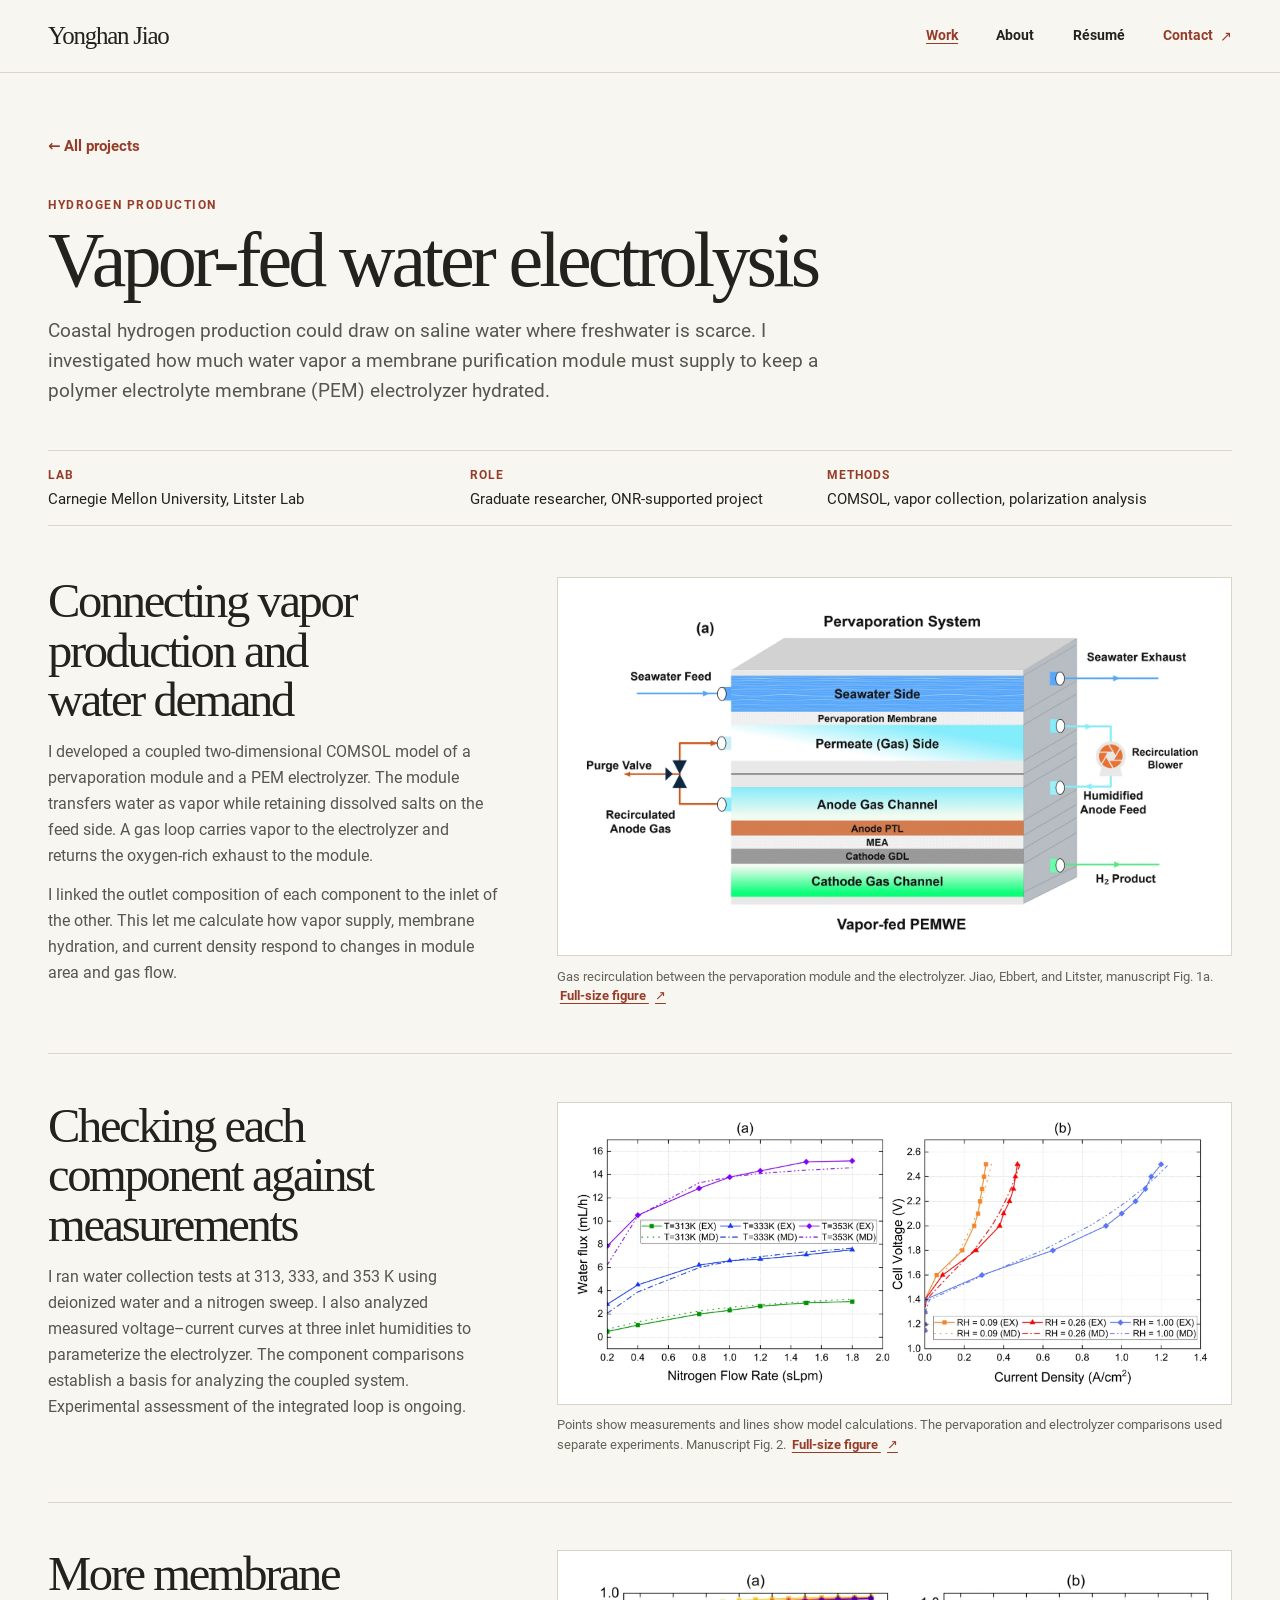
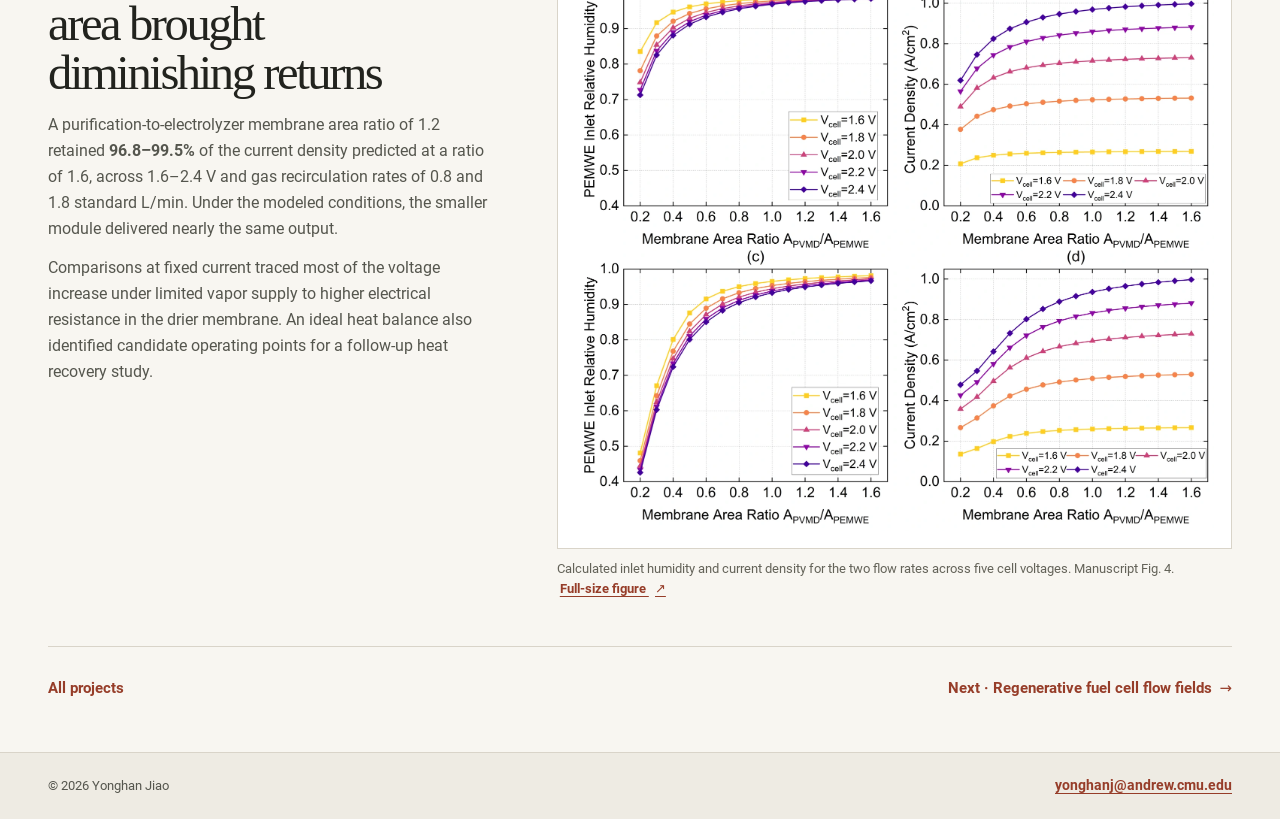
<file: projects/vapor-fed-electrolysis.html>
<!doctype html>
<html lang="en">
<head>
  <meta charset="utf-8">
  <meta name="viewport" content="width=device-width, initial-scale=1">
  <meta name="description" content="A water purification membrane feeds an electrolyzer through a gas loop. I used measurements and modeling to size the membrane and explain voltage losses.">
  <title>Vapor-fed water electrolysis | Yonghan Jiao</title>
  <link rel="canonical" href="https://yonghan-jiao-engineering.neon-frost-7185.chatgpt.site/projects/vapor-fed-electrolysis.html">
  <link rel="stylesheet" href="../assets/type.css">
  <link rel="stylesheet" href="../assets/site.css">
</head>
<body>
  <a class="skip" href="#main">Skip to content</a>
  <header class="site-header">
    <div class="shell header-content">
      <a class="wordmark" href="../index.html">Yonghan Jiao</a>
      <nav class="site-nav" aria-label="Main navigation">
        <a href="../index.html#work" aria-current="true">Work</a>
        <a href="../index.html#about">About</a>
        <a href="../index.html#resume">Résumé</a>
        <a class="nav-contact" href="mailto:yonghanj@andrew.cmu.edu">Contact <span class="arrow" aria-hidden="true">↗</span></a>
      </nav>
    </div>
  </header>
  <main id="main">
    <article class="shell">
      <header class="case-intro">
        <a class="text-link back-link" href="../index.html#work"><span aria-hidden="true">←&nbsp;</span> All projects</a>
        <p class="eyebrow">Hydrogen production</p>
        <h1>Vapor-fed water electrolysis</h1>
        <p class="deck">Coastal hydrogen production could draw on saline water where freshwater is scarce. I investigated how much water vapor a membrane purification module must supply to keep a polymer electrolyte membrane (PEM) electrolyzer hydrated.</p>
        <dl class="case-meta"><div><dt>Lab</dt><dd>Carnegie Mellon University, Litster Lab</dd></div><div><dt>Role</dt><dd>Graduate researcher, ONR-supported project</dd></div><div><dt>Methods</dt><dd>COMSOL, vapor collection, polarization analysis</dd></div></dl>
      </header>
      <div class="case-body">
  <section class="case-section case-split">
    <div><h2>Connecting vapor production and water demand</h2>
      <p>I developed a coupled two-dimensional COMSOL model of a pervaporation module and a PEM electrolyzer. The module transfers water as vapor while retaining dissolved salts on the feed side. A gas loop carries vapor to the electrolyzer and returns the oxygen-rich exhaust to the module.</p>
      <p>I linked the outlet composition of each component to the inlet of the other. This let me calculate how vapor supply, membrane hydration, and current density respond to changes in module area and gas flow.</p></div>
    <figure class="case-figure">
      <div class="figure-image"><img src="../assets/electrolysis-loop.webp" alt="Cross section of the pervaporation module, electrolyzer, blower and purge valve" width="1600" height="860" loading="lazy" decoding="async"></div>
      <figcaption>Gas recirculation between the pervaporation module and the electrolyzer. Jiao, Ebbert, and Litster, manuscript Fig. 1a. <a href="../assets/electrolysis-loop.webp">Full-size figure <span class="arrow" aria-hidden="true">↗</span></a></figcaption>
    </figure>
  </section>
  <section class="case-section case-split">
    <div><h2>Checking each component against measurements</h2>
      <p>I ran water collection tests at 313, 333, and 353 K using deionized water and a nitrogen sweep. I also analyzed measured voltage–current curves at three inlet humidities to parameterize the electrolyzer. The component comparisons establish a basis for analyzing the coupled system. Experimental assessment of the integrated loop is ongoing.</p></div>
    <figure class="case-figure">
      <div class="figure-image"><img src="../assets/electrolysis-comparison.webp" alt="Measured and modeled water collection rates at three temperatures and polarization curves at three relative humidities" width="1920" height="803" loading="lazy" decoding="async"></div>
      <figcaption>Points show measurements and lines show model calculations. The pervaporation and electrolyzer comparisons used separate experiments. Manuscript Fig. 2. <a href="../assets/electrolysis-comparison.webp">Full-size figure <span class="arrow" aria-hidden="true">↗</span></a></figcaption>
    </figure>
  </section>
  <section class="case-section case-split">
    <div><h2>More membrane area brought diminishing returns</h2>
      <p>A purification-to-electrolyzer membrane area ratio of 1.2 retained <strong>96.8–99.5%</strong> of the current density predicted at a ratio of 1.6, across 1.6–2.4 V and gas recirculation rates of 0.8 and 1.8 standard L/min. Under the modeled conditions, the smaller module delivered nearly the same output.</p>
      <p>Comparisons at fixed current traced most of the voltage increase under limited vapor supply to higher electrical resistance in the drier membrane. An ideal heat balance also identified candidate operating points for a follow-up heat recovery study.</p></div>
    <figure class="case-figure">
      <div class="figure-image"><img src="../assets/electrolysis-area-sweep.webp" alt="Predicted inlet humidity and current density rise with membrane area and approach a plateau" width="1700" height="1497" loading="lazy" decoding="async"></div>
      <figcaption>Calculated inlet humidity and current density for the two flow rates across five cell voltages. Manuscript Fig. 4. <a href="../assets/electrolysis-area-sweep.webp">Full-size figure <span class="arrow" aria-hidden="true">↗</span></a></figcaption>
    </figure>
  </section>
      </div>
      <nav class="case-next" aria-label="More projects">
        <a class="text-link" href="../index.html#work">All projects</a>
        <a class="text-link next" href="regenerative-fuel-cells.html">Next · Regenerative fuel cell flow fields <span class="arrow" aria-hidden="true">→</span></a>
      </nav>
    </article>
  </main>
  <footer class="site-footer">
    <div class="shell footer-content">
      <p>© 2026 Yonghan Jiao</p>
      <a href="mailto:yonghanj@andrew.cmu.edu">yonghanj@andrew.cmu.edu</a>
    </div>
  </footer>
</body>
</html>
</file>
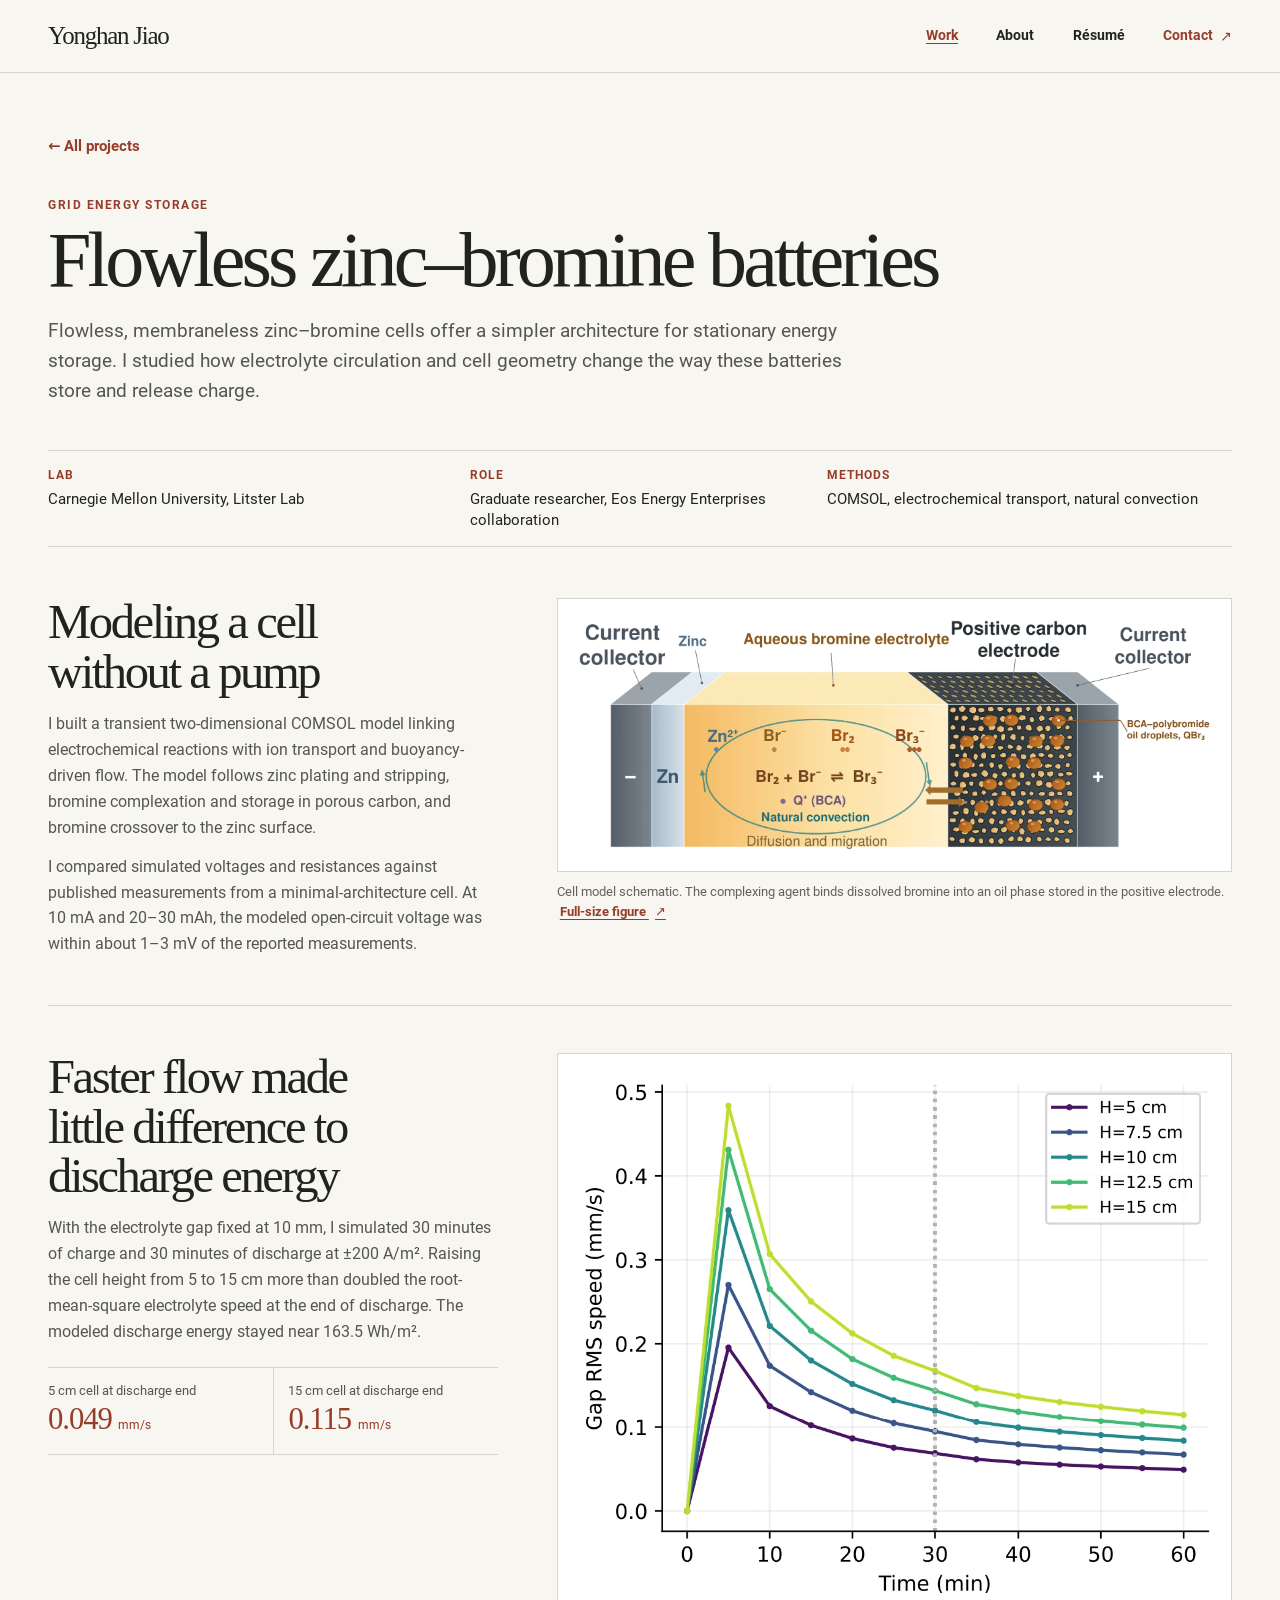
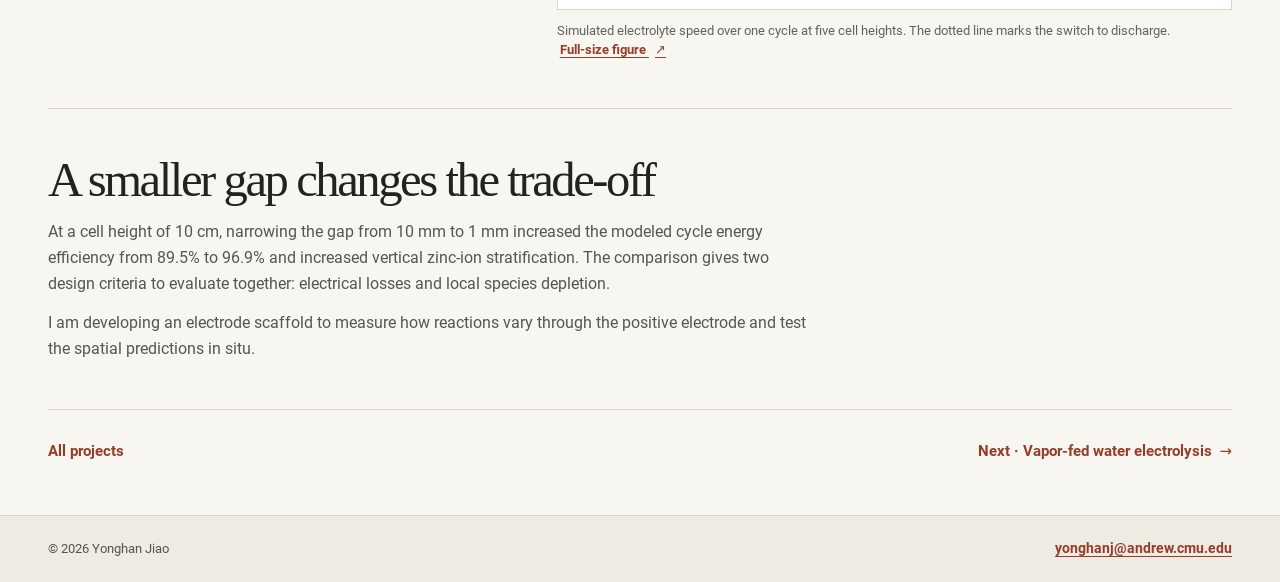
<file: projects/zinc-bromine.html>
<!doctype html>
<html lang="en">
<head>
  <meta charset="utf-8">
  <meta name="viewport" content="width=device-width, initial-scale=1">
  <meta name="description" content="A coupled cell model reveals how natural convection and cell geometry shape where bromine is stored and consumed.">
  <title>Flowless zinc–bromine batteries | Yonghan Jiao</title>
  <link rel="canonical" href="https://yonghan-jiao-engineering.neon-frost-7185.chatgpt.site/projects/zinc-bromine.html">
  <link rel="stylesheet" href="../assets/type.css">
  <link rel="stylesheet" href="../assets/site.css">
</head>
<body>
  <a class="skip" href="#main">Skip to content</a>
  <header class="site-header">
    <div class="shell header-content">
      <a class="wordmark" href="../index.html">Yonghan Jiao</a>
      <nav class="site-nav" aria-label="Main navigation">
        <a href="../index.html#work" aria-current="true">Work</a>
        <a href="../index.html#about">About</a>
        <a href="../index.html#resume">Résumé</a>
        <a class="nav-contact" href="mailto:yonghanj@andrew.cmu.edu">Contact <span class="arrow" aria-hidden="true">↗</span></a>
      </nav>
    </div>
  </header>
  <main id="main">
    <article class="shell">
      <header class="case-intro">
        <a class="text-link back-link" href="../index.html#work"><span aria-hidden="true">←&nbsp;</span> All projects</a>
        <p class="eyebrow">Grid energy storage</p>
        <h1>Flowless zinc–bromine batteries</h1>
        <p class="deck">Flowless, membraneless zinc–bromine cells offer a simpler architecture for stationary energy storage. I studied how electrolyte circulation and cell geometry change the way these batteries store and release charge.</p>
        <dl class="case-meta"><div><dt>Lab</dt><dd>Carnegie Mellon University, Litster Lab</dd></div><div><dt>Role</dt><dd>Graduate researcher, Eos Energy Enterprises collaboration</dd></div><div><dt>Methods</dt><dd>COMSOL, electrochemical transport, natural convection</dd></div></dl>
      </header>
      <div class="case-body">
  <section class="case-section case-split">
    <div><h2>Modeling a cell without a pump</h2>
      <p>I built a transient two-dimensional COMSOL model linking electrochemical reactions with ion transport and buoyancy-driven flow. The model follows zinc plating and stripping, bromine complexation and storage in porous carbon, and bromine crossover to the zinc surface.</p>
      <p>I compared simulated voltages and resistances against published measurements from a minimal-architecture cell. At 10 mA and 20–30 mAh, the modeled open-circuit voltage was within about 1–3 mV of the reported measurements.</p></div>
    <figure class="case-figure">
      <div class="figure-image"><img src="../assets/battery-cell.webp" alt="A zinc electrode and a porous carbon electrode border an aqueous electrolyte. A loop indicates natural convection, and droplets in the carbon indicate stored polybromide." width="1900" height="707" loading="lazy" decoding="async"></div>
      <figcaption>Cell model schematic. The complexing agent binds dissolved bromine into an oil phase stored in the positive electrode. <a href="../assets/battery-cell.webp">Full-size figure <span class="arrow" aria-hidden="true">↗</span></a></figcaption>
    </figure>
  </section>
  <section class="case-section case-split">
    <div><h2>Faster flow made little difference to discharge energy</h2>
      <p>With the electrolyte gap fixed at 10 mm, I simulated 30 minutes of charge and 30 minutes of discharge at ±200 A/m². Raising the cell height from 5 to 15 cm more than doubled the root-mean-square electrolyte speed at the end of discharge. The modeled discharge energy stayed near 163.5 Wh/m².</p><dl class="result-stats"><div><dt>5 cm cell at discharge end</dt><dd>0.049 <span class="units">mm/s</span></dd></div><div><dt>15 cm cell at discharge end</dt><dd>0.115 <span class="units">mm/s</span></dd></div></dl></div>
    <figure class="case-figure">
      <div class="figure-image"><img src="../assets/battery-height-speed.webp" alt="Root-mean-square flow speed versus time, showing faster flow for taller cells at the end of discharge" width="1044" height="852" loading="lazy" decoding="async"></div>
      <figcaption>Simulated electrolyte speed over one cycle at five cell heights. The dotted line marks the switch to discharge. <a href="../assets/battery-height-speed.webp">Full-size figure <span class="arrow" aria-hidden="true">↗</span></a></figcaption>
    </figure>
  </section>
  <section class="case-section">
    <h2>A smaller gap changes the trade-off</h2>
      <p>At a cell height of 10 cm, narrowing the gap from 10 mm to 1 mm increased the modeled cycle energy efficiency from 89.5% to 96.9% and increased vertical zinc-ion stratification. The comparison gives two design criteria to evaluate together: electrical losses and local species depletion.</p>
      <p>I am developing an electrode scaffold to measure how reactions vary through the positive electrode and test the spatial predictions in situ.</p>
  </section>
      </div>
      <nav class="case-next" aria-label="More projects">
        <a class="text-link" href="../index.html#work">All projects</a>
        <a class="text-link next" href="vapor-fed-electrolysis.html">Next · Vapor-fed water electrolysis <span class="arrow" aria-hidden="true">→</span></a>
      </nav>
    </article>
  </main>
  <footer class="site-footer">
    <div class="shell footer-content">
      <p>© 2026 Yonghan Jiao</p>
      <a href="mailto:yonghanj@andrew.cmu.edu">yonghanj@andrew.cmu.edu</a>
    </div>
  </footer>
</body>
</html>
</file>
<file: assets/type.css>
@font-face {
  font-family: Roboto;
  src: url("roboto-regular.woff2") format("woff2");
  font-weight: 400;
  font-display: swap;
}
@font-face {
  font-family: Roboto;
  src: url("roboto-bold.woff2") format("woff2");
  font-weight: 550 900;
  font-display: swap;
}
</file>
<file: assets/site.css>
:root {
  color-scheme: light;
  --paper: #f8f6f1;
  --white: #fff;
  --ink: #22231e;
  --muted: #55564e;
  --faint: #646359;
  --accent: #963d29;
  --accent-hover: #74301f;
  --line: #d9d4c9;
  --wash: #eeebe3;
  --display: "Instrument Serif", Georgia, "Times New Roman", serif;
  --body: "Roboto", system-ui, sans-serif;
}

*, *::before, *::after { box-sizing: border-box; }
html { scroll-padding-top: 6rem; }
body {
  margin: 0;
  background: var(--paper);
  color: var(--ink);
  font: 1rem / 1.62 var(--body);
  -webkit-font-smoothing: antialiased;
}
h1, h2, h3, p, figure, dl, dd { margin: 0; }
h1, h2, h3 { text-wrap: balance; }
h1, h2 { font-family: var(--display); font-weight: 400; letter-spacing: -.05em; }
h3 { line-height: 1.24; }
a { color: var(--accent); text-underline-offset: .21em; }
a:hover { color: var(--accent-hover); }
a:focus-visible { outline: 2px solid var(--accent); outline-offset: 5px; }
img { display: block; max-width: 100%; height: auto; }
sub, sup { line-height: 0; }
::selection { background: #ecd1c3; color: var(--ink); }

.shell { width: min(100% - 96px, 1220px); margin-inline: auto; }
.skip {
  position: fixed;
  z-index: 5;
  top: 12px;
  left: 12px;
  transform: translateY(-160%);
  padding: .7rem 1rem;
  color: var(--white);
  background: var(--ink);
}
.skip:focus { transform: none; color: var(--white); }

.site-header {
  position: sticky;
  top: 0;
  z-index: 3;
  background: var(--paper);
  border-bottom: 1px solid var(--line);
}
.header-content { display: flex; align-items: center; justify-content: space-between; min-height: 72px; gap: 1rem; }
.wordmark {
  color: var(--ink);
  font-family: var(--display);
  font-size: 1.56rem;
  line-height: 1.1;
  letter-spacing: -.05em;
  text-decoration: none;
  white-space: nowrap;
}
.site-nav { display: flex; align-items: center; gap: clamp(.95rem, 3vw, 2.65rem); }
.site-nav a {
  display: inline-flex;
  align-items: center;
  min-height: 42px;
  color: var(--ink);
  font-size: .89rem;
  font-weight: 550;
  text-decoration: none;
}
.site-nav a:hover, .site-nav a[aria-current] { color: var(--accent); text-decoration: underline; }
.site-nav .nav-contact { color: var(--accent); }
.arrow { margin-left: .48em; font: 400 1em / 1 "DejaVu Sans", "Segoe UI Symbol", sans-serif; }

.hero {
  display: grid;
  grid-template-columns: minmax(0, 1.14fr) minmax(0, .86fr);
  gap: clamp(2rem, 6vw, 6.4rem);
  align-items: center;
  padding-block: clamp(2.6rem, 5.1vw, 4.75rem) clamp(2.6rem, 4.9vw, 4.4rem);
}
.eyebrow {
  color: var(--accent);
  font-size: .75rem;
  font-weight: 700;
  letter-spacing: .125em;
  text-transform: uppercase;
  line-height: 1.45;
}
.hero .eyebrow { display: flex; align-items: center; gap: .75rem; }
.hero .eyebrow::before { content: ""; width: 1.85rem; height: 1px; background: var(--accent); }
.hero h1 { margin-block: .54rem 1.1rem; font-size: clamp(3.8rem, 7.2vw, 7rem); line-height: .99; }
.hero-role { font-size: clamp(1.12rem, 2vw, 1.55rem); letter-spacing: -.027em; font-weight: 550; line-height: 1.35; }
.hero-bio { max-width: 33rem; margin-top: 1.1rem; color: var(--muted); font-size: 1.03rem; }
.actions { display: flex; flex-wrap: wrap; align-items: center; gap: .7rem 1.55rem; margin-top: 1.8rem; }
.button {
  display: inline-flex;
  min-height: 47px;
  justify-content: center;
  align-items: center;
  padding: .64rem 1.03rem;
  border: 1px solid var(--accent);
  color: var(--white);
  background: var(--accent);
  text-decoration: none;
  font-size: .9rem;
  font-weight: 650;
}
.button:hover { background: var(--accent-hover); border-color: var(--accent-hover); color: var(--white); }
.text-link {
  display: inline-flex;
  align-items: center;
  min-height: 44px;
  font-size: .93rem;
  font-weight: 650;
  text-decoration: none;
}
.text-link:hover { text-decoration: underline; }
.portrait img { width: 100%; aspect-ratio: 1 / 1.02; object-fit: cover; object-position: 50% 17%; background: #282825; }
.portrait figcaption { padding-top: .48rem; color: var(--faint); font-size: .78rem; }

.band { border-top: 1px solid var(--line); }
.section-pad { padding-block: clamp(2.7rem, 5.5vw, 5.1rem); }
.section-title { margin-bottom: 1.52rem; font-size: clamp(2.65rem, 4.8vw, 4.6rem); line-height: .99; }
.project-grid { display: grid; grid-template-columns: repeat(2, minmax(0, 1fr)); gap: clamp(1.3rem, 3vw, 2.7rem); }
.feature {
  position: relative;
  display: flex;
  flex-direction: column;
  border: 1px solid var(--line);
  background: #fbfaf7;
}
.feature .cover {
  display: grid;
  place-items: center;
  height: clamp(12rem, 18.5vw, 17.4rem);
  padding: clamp(.75rem, 2.2vw, 1.55rem);
  border-bottom: 1px solid var(--line);
  background: var(--white);
  overflow: hidden;
}
.feature .cover img { width: 100%; height: 100%; object-fit: contain; }
.feature-copy { display: flex; flex-direction: column; flex: 1; padding: clamp(1.1rem, 2.4vw, 1.85rem); }
.feature h3 {
  margin-top: .48rem;
  font-family: var(--display);
  font-size: clamp(1.92rem, 3vw, 2.82rem);
  font-weight: 400;
  letter-spacing: -.04em;
  line-height: 1.02;
}
.feature h3 a, .experience-list h3 a { color: var(--ink); text-decoration: none; }
.feature h3 a:hover, .experience-list h3 a:hover { color: var(--accent); text-decoration: underline; }
.feature h3 a::after { content: ""; position: absolute; inset: 0; }
.feature p:not(.eyebrow) { margin-block: .85rem 1.1rem; color: var(--muted); }
.feature .feature-link { margin-top: auto; font-size: .89rem; font-weight: 650; color: var(--accent); }
.feature:focus-within, .feature:hover { border-color: #a89c90; }

.more-work { margin-top: clamp(2.7rem, 5.3vw, 4.7rem); }
.subheading { font: 400 clamp(1.9rem, 3.3vw, 2.8rem) / 1.1 var(--display); letter-spacing: -.042em; margin-bottom: 1rem; }
.experience-list { list-style: none; padding: 0; margin: 0; border-top: 1px solid var(--line); }
.experience-list li {
  position: relative;
  display: grid;
  grid-template-columns: minmax(0, .88fr) minmax(0, 1.12fr) 1.6rem;
  align-items: center;
  gap: .4rem clamp(1rem, 3vw, 2.7rem);
  padding-block: 1.23rem;
  border-bottom: 1px solid var(--line);
}
.experience-list .eyebrow { margin-bottom: .33rem; font-size: .67rem; }
.experience-list h3 { font-size: 1.15rem; font-weight: 650; letter-spacing: -.017em; }
.experience-list h3 a::after { content: ""; position: absolute; inset: 0; }
.experience-list .summary { color: var(--muted); font-size: .93rem; }
.experience-list .row-arrow { color: var(--accent); font: 400 1.13rem / 1 "DejaVu Sans", "Segoe UI Symbol", sans-serif; justify-self: end; }

.about-band { background: var(--wash); }
.about-layout { display: grid; grid-template-columns: minmax(0, 1fr) minmax(0, .68fr); gap: 2rem clamp(2.7rem, 8vw, 8rem); }
.about-copy p { max-width: 44rem; color: var(--muted); }
.about-copy p + p { margin-top: 1rem; }
.about-layout .section-title { margin-bottom: 1.2rem; }
.background { align-self: end; border-top: 1px solid #cbc4b6; }
.background > div { padding-block: 1.05rem; border-bottom: 1px solid #cbc4b6; }
.background dt { font-weight: 700; }
.background dd { color: var(--muted); font-size: .91rem; margin-top: .23rem; }

.resume-layout { display: grid; grid-template-columns: minmax(0, 1.06fr) minmax(0, .94fr); align-items: center; gap: 1.3rem 4rem; }
.resume-layout .section-title { margin-bottom: .8rem; }
.resume-layout p { max-width: 33rem; color: var(--muted); }
.resume-layout .actions { margin-top: 0; justify-content: flex-end; }

.site-footer { border-top: 1px solid var(--line); background: var(--wash); }
.footer-content { padding-block: 1.35rem; display: flex; align-items: baseline; justify-content: space-between; flex-wrap: wrap; gap: .5rem 2rem; }
.footer-content p { color: var(--muted); font-size: .8rem; }
.footer-content a { font-size: .88rem; font-weight: 600; overflow-wrap: anywhere; }

.case-intro { padding-top: clamp(1.65rem, 4vw, 3.3rem); padding-bottom: clamp(1.5rem, 4vw, 3.2rem); }
.back-link { margin-bottom: clamp(.9rem, 3vw, 1.8rem); }
.case-intro h1 { font-size: clamp(3rem, 6.1vw, 5.65rem); line-height: .98; margin-block: .5rem 1.07rem; text-wrap: pretty; }
.case-intro .deck { color: var(--muted); font-size: clamp(1.02rem, 1.45vw, 1.22rem); max-width: 50rem; }
.case-meta {
  display: grid;
  grid-template-columns: 1.05fr .88fr 1.07fr;
  gap: .9rem 1.5rem;
  margin-top: clamp(1.45rem, 3.4vw, 2.8rem);
  padding-block: .95rem;
  border-block: 1px solid var(--line);
}
.case-meta dt { font-weight: 700; font-size: .74rem; letter-spacing: .085em; text-transform: uppercase; color: var(--accent); }
.case-meta dd { font-size: .91rem; line-height: 1.45; margin-top: .22rem; }
.case-section { padding-block: clamp(1.45rem, 3.7vw, 3.25rem); border-bottom: 1px solid var(--line); }
.case-section:first-child { padding-top: 0; }
.case-section h2 { font-size: clamp(2.1rem, 3.8vw, 3.38rem); line-height: 1.02; margin-bottom: .85rem; }
.case-section p { color: var(--muted); max-width: 48rem; }
.case-section p + p { margin-top: .82rem; }
.case-split { display: grid; grid-template-columns: minmax(0, .8fr) minmax(0, 1.2fr); align-items: start; gap: 1.6rem clamp(1.6rem, 4.6vw, 4.6rem); }
.figure-image {
  display: block;
  background: var(--white);
  border: 1px solid var(--line);
  padding: clamp(.45rem, 1.3vw, 1.1rem);
}
.figure-image img { width: 100%; }
.case-figure figcaption { padding-top: .65rem; font-size: .81rem; color: var(--faint); line-height: 1.52; }
.case-figure figcaption a { display: inline-block; font-weight: 650; margin-left: .18rem; }
.result-stats {
  display: grid;
  grid-template-columns: repeat(2, minmax(0, 1fr));
  margin: 1.35rem 0 1.15rem;
  border-block: 1px solid var(--line);
}
.result-stats > div { padding: .85rem .8rem .92rem 0; }
.result-stats > div + div { padding-left: .9rem; border-left: 1px solid var(--line); }
.result-stats dt { font-size: .8rem; color: var(--muted); }
.result-stats dd { margin: 0 0 .13rem; color: var(--accent); font: 400 clamp(1.65rem, 2.4vw, 2.45rem) / 1.15 var(--display); letter-spacing: -.035em; }
.result-stats .units { font: 500 .75rem / 1.2 var(--body); letter-spacing: 0; white-space: nowrap; }
.figure-strip { max-width: 59rem; margin-top: 1.22rem; }
.figure-pair { display: grid; gap: 1.4rem; align-content: start; }
.figure-pair .case-figure { max-width: 38rem; }
.key-result { margin-top: 1.08rem; padding: .75rem 1rem; border-left: 3px solid var(--accent); background: var(--wash); }
.key-result strong { color: var(--ink); }

.compare-figure { padding: 1.1rem 1.2rem; border: 1px solid var(--line); background: #fcfbf8; }
.compare-figure figcaption { margin-bottom: .65rem; color: var(--ink); font-weight: 650; font-size: .93rem; }
.case-table { width: 100%; border-collapse: collapse; font-size: .87rem; line-height: 1.45; }
.case-table th, .case-table td { padding: .62rem .58rem .62rem 0; text-align: left; vertical-align: top; border-top: 1px solid var(--line); }
.case-table th { font-weight: 650; }
.case-table td { color: var(--muted); }
.case-table tbody th { width: 37%; }
.case-data { margin-top: 1.1rem; max-width: 59rem; }
.case-table--numeric :is(th, td):not(:first-child) {
  text-align: right;
  font-variant-numeric: tabular-nums;
  white-space: nowrap;
}
.case-table--numeric td strong { color: var(--accent); }
.case-section p.case-note { margin-top: .85rem; font-size: .88rem; }
.process-list { margin: 0; padding-left: 1.3rem; color: var(--muted); }
.process-list li + li { margin-top: .42rem; }
.process-list li::marker { color: var(--accent); }
.process-list strong { color: var(--ink); }
.case-next { padding-block: 1.2rem 2.6rem; display: flex; align-items: baseline; justify-content: space-between; flex-wrap: wrap; column-gap: 1.4rem; }
.case-next .next { text-align: right; }

@media (max-width: 860px) {
  .shell { width: calc(100% - 56px); }
  .hero { gap: 1.75rem; grid-template-columns: minmax(0, 1.1fr) minmax(0, .9fr); }
  .hero h1 { font-size: clamp(3.32rem, 8vw, 5.1rem); }
  .portrait img { aspect-ratio: .87; }
  .feature-copy { padding: 1.15rem; }
  .case-split { grid-template-columns: minmax(0, 1fr) minmax(0, 1.12fr); }
}

@media (max-width: 640px) {
  html { scroll-padding-top: 4.8rem; }
  .shell { width: calc(100% - 34px); }
  .header-content { min-height: 62px; }
  .wordmark { font-size: 1.21rem; }
  .site-nav { gap: clamp(.65rem, 2.8vw, 1.05rem); }
  .site-nav a { font-size: .8rem; }
  .site-nav .nav-contact { display: none; }
  .hero, .project-grid, .about-layout, .resume-layout, .case-split { grid-template-columns: 1fr; }
  .hero { padding-top: 2.15rem; gap: 1.65rem; }
  .hero h1 { font-size: clamp(3.45rem, 12vw, 5.15rem); margin-bottom: .72rem; }
  .hero-bio { margin-top: .78rem; font-size: .98rem; }
  .actions { margin-top: 1.2rem; }
  .portrait img { aspect-ratio: 1.19; object-position: 50% 12%; }
  .feature .cover { height: auto; aspect-ratio: 1.94; padding: .65rem; }
  .experience-list li { grid-template-columns: 1fr 1.5rem; }
  .experience-list .summary { grid-row: 2; }
  .experience-list .row-arrow { grid-column: 2; grid-row: 1 / 3; }
  .resume-layout .actions { justify-content: flex-start; }
  .case-meta { grid-template-columns: 1fr; gap: .64rem; }
  .case-meta > div { display: grid; grid-template-columns: 5.5rem minmax(0, 1fr); gap: .45rem; align-items: baseline; }
  .case-meta dd { margin: 0; }
  .case-next .next { text-align: left; }
}
@media (prefers-reduced-motion: no-preference) {
  .button, .feature { transition: background-color .16s, border-color .16s; }
}
@media print {
  .site-header, .site-footer, .actions, .back-link, .case-next { display: none; }
  .shell { width: 100%; }
  .case-figure, .case-section { break-inside: avoid; }
}
</file>
